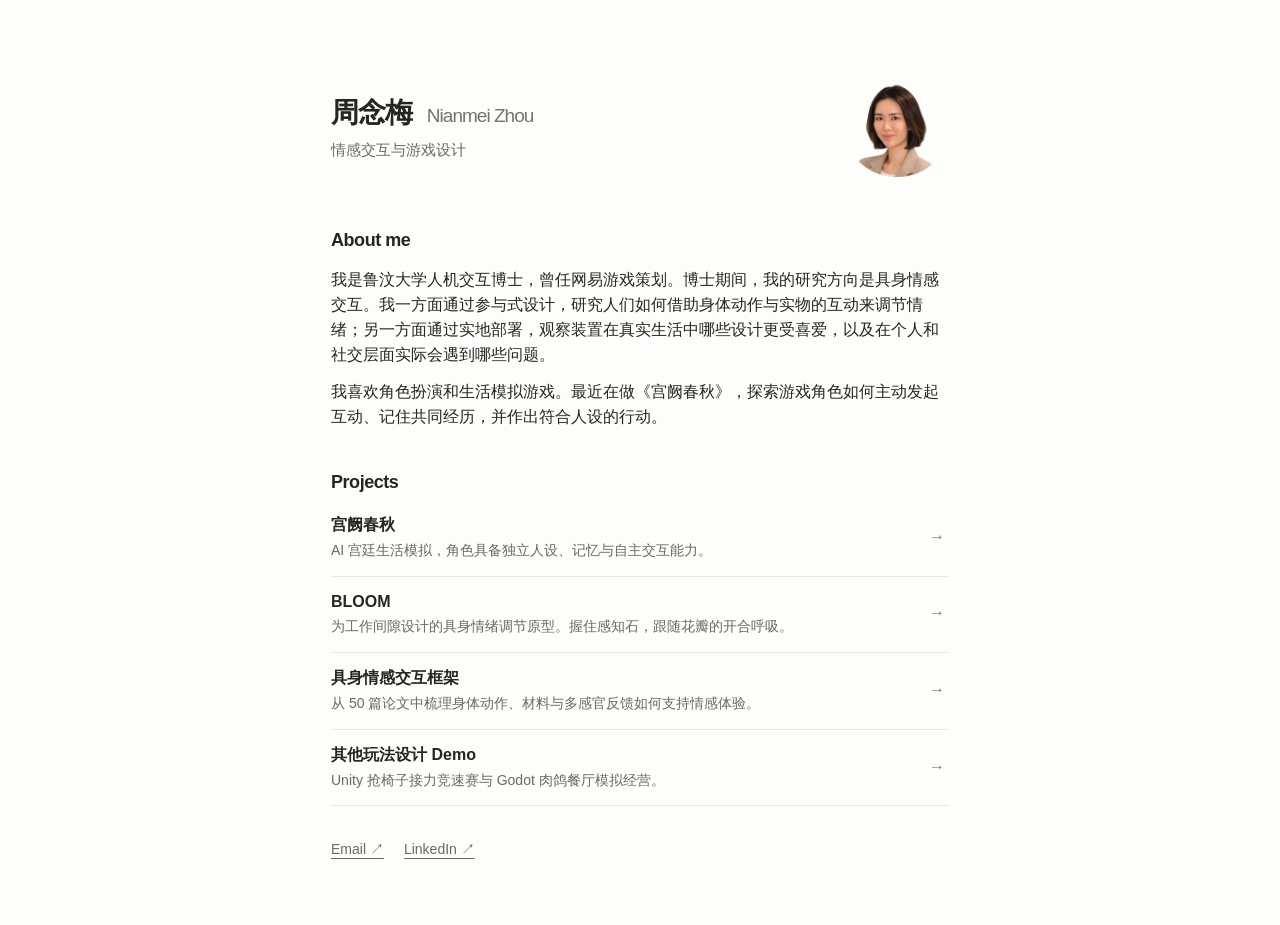
<file: index.html>
<!doctype html><html lang="zh-CN"><head><meta charset="utf-8"><meta name="viewport" content="width=device-width,initial-scale=1"><title>产品策划作品集 · 周念梅</title><link rel="stylesheet" href="style.css?v=0dcc6b1758"><script src="assets/motion.js?v=c605b5cb9c" defer></script></head><body><main id="home"><header class="profile-head"><div><h1>周念梅 <span lang="en">Nianmei Zhou</span></h1><p class="role">情感交互与游戏设计</p></div><span class="profile-avatar"><img src="assets/portrait.png" alt="周念梅" width="104" height="104"></span></header><section><h2 lang="en">About me</h2><p>我是鲁汶大学人机交互博士，曾任网易游戏策划。博士期间，我的研究方向是具身情感交互。我一方面通过参与式设计，研究人们如何借助身体动作与实物的互动来调节情绪；另一方面通过实地部署，观察装置在真实生活中哪些设计更受喜爱，以及在个人和社交层面实际会遇到哪些问题。</p><p>我喜欢角色扮演和生活模拟游戏。最近在做《宫阙春秋》，探索游戏角色如何主动发起互动、记住共同经历，并作出符合人设的行动。</p></section><section><h2 lang="en">Projects</h2><a class="project" href="court.html"><span><strong>宫阙春秋</strong><small>AI 宫廷生活模拟，角色具备独立人设、记忆与自主交互能力。</small></span><b aria-hidden="true">→</b></a><a class="project" href="bloom.html"><span><strong>BLOOM</strong><small>为工作间隙设计的具身情绪调节原型。握住感知石，跟随花瓣的开合呼吸。</small></span><b aria-hidden="true">→</b></a><a class="project" href="framework.html"><span><strong>具身情感交互框架</strong><small>从 50 篇论文中梳理身体动作、材料与多感官反馈如何支持情感体验。</small></span><b aria-hidden="true">→</b></a><a class="project" href="demos.html"><span><strong>其他玩法设计 Demo</strong><small>Unity 抢椅子接力竞速赛与 Godot 肉鸽餐厅模拟经营。</small></span><b aria-hidden="true">→</b></a></section><footer><a href="mailto:nianmei.zhou@gmail.com">Email ↗</a><a href="https://www.linkedin.com/in/nianmei-zhou/">LinkedIn ↗</a></footer></main></body></html>
</file>
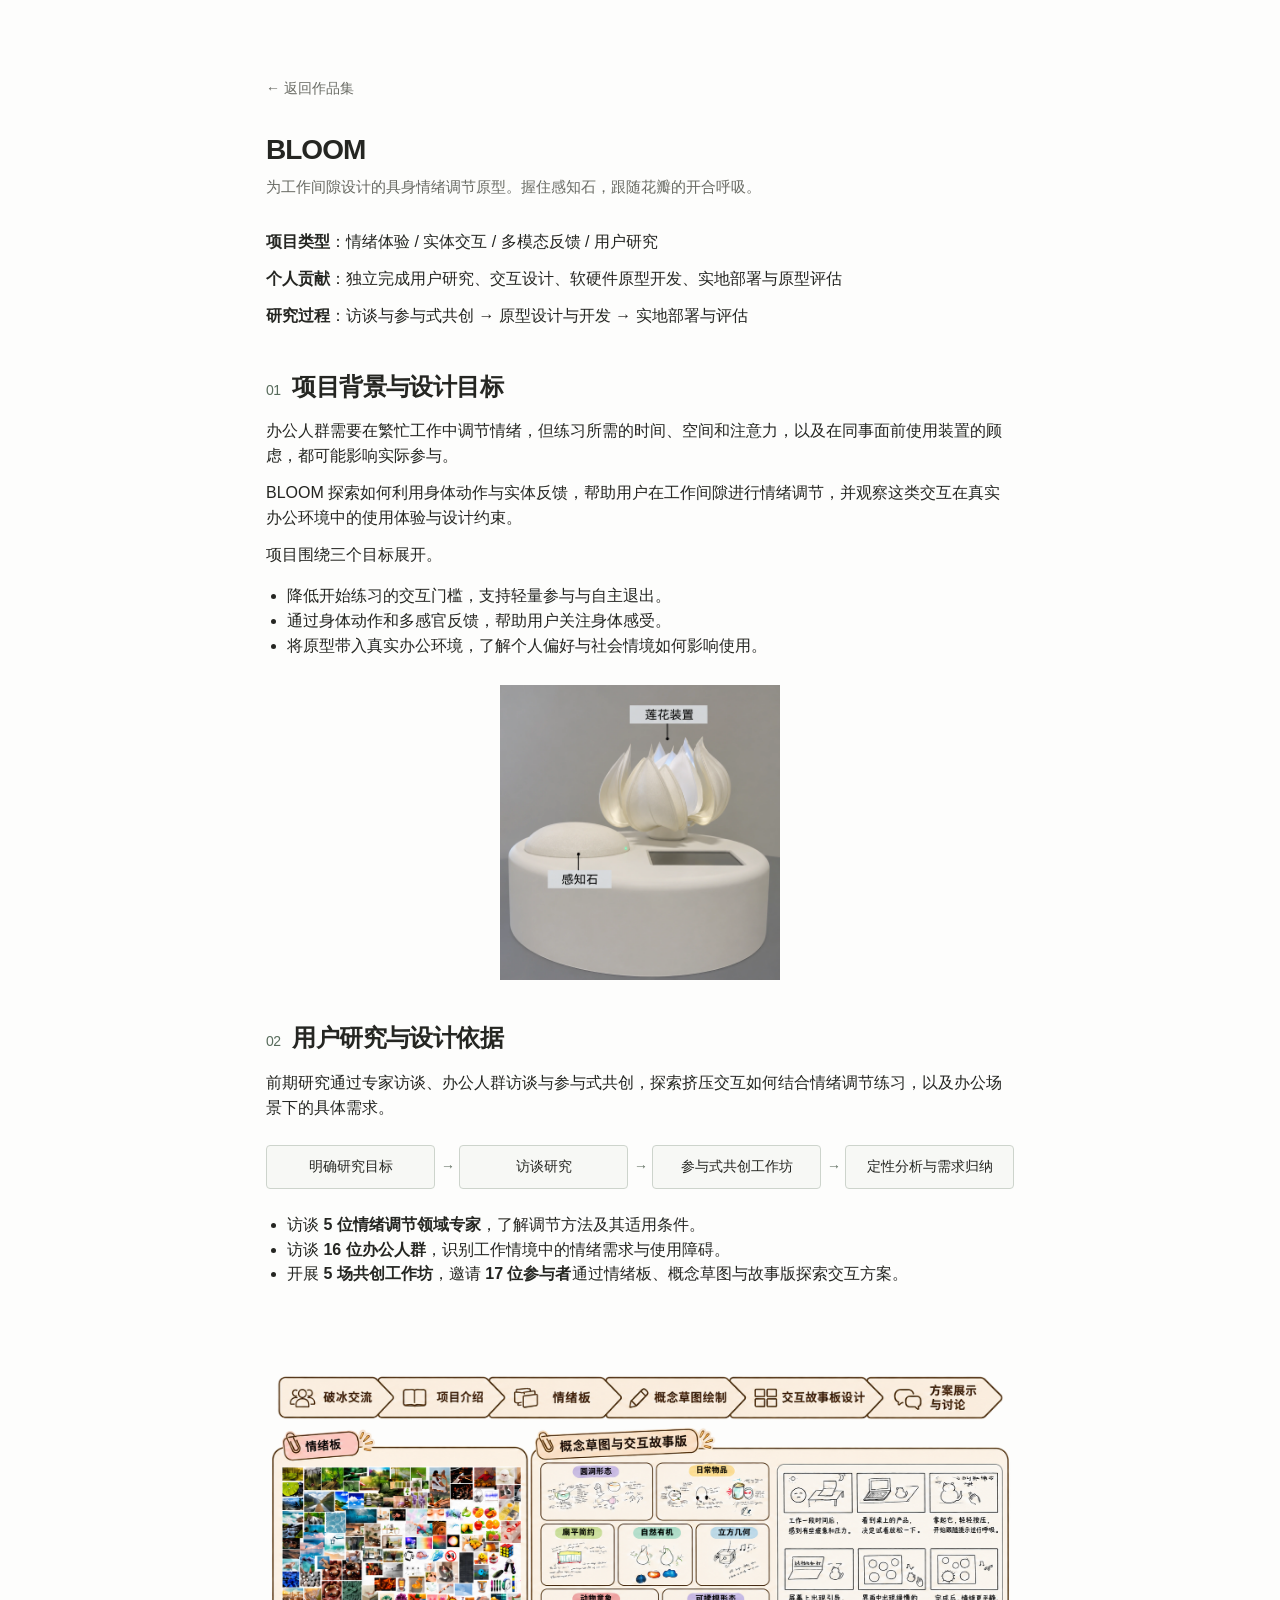
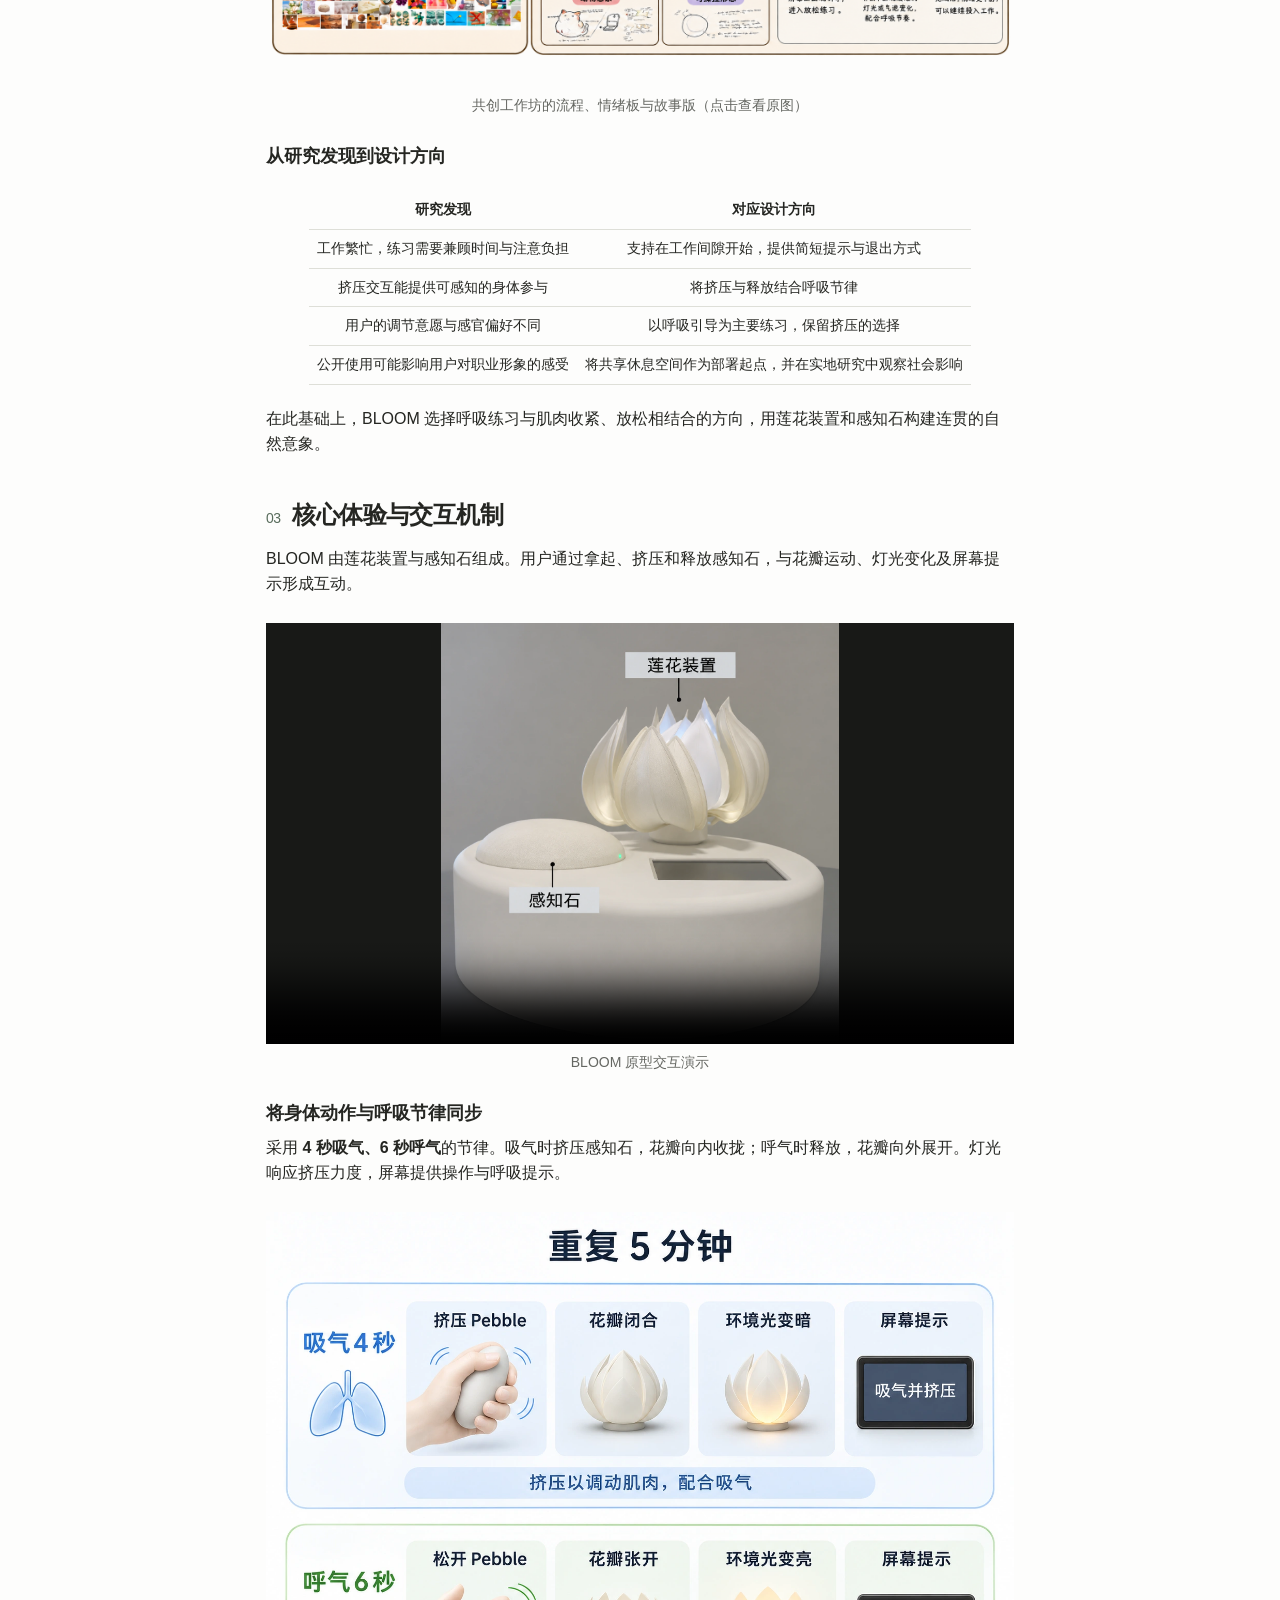
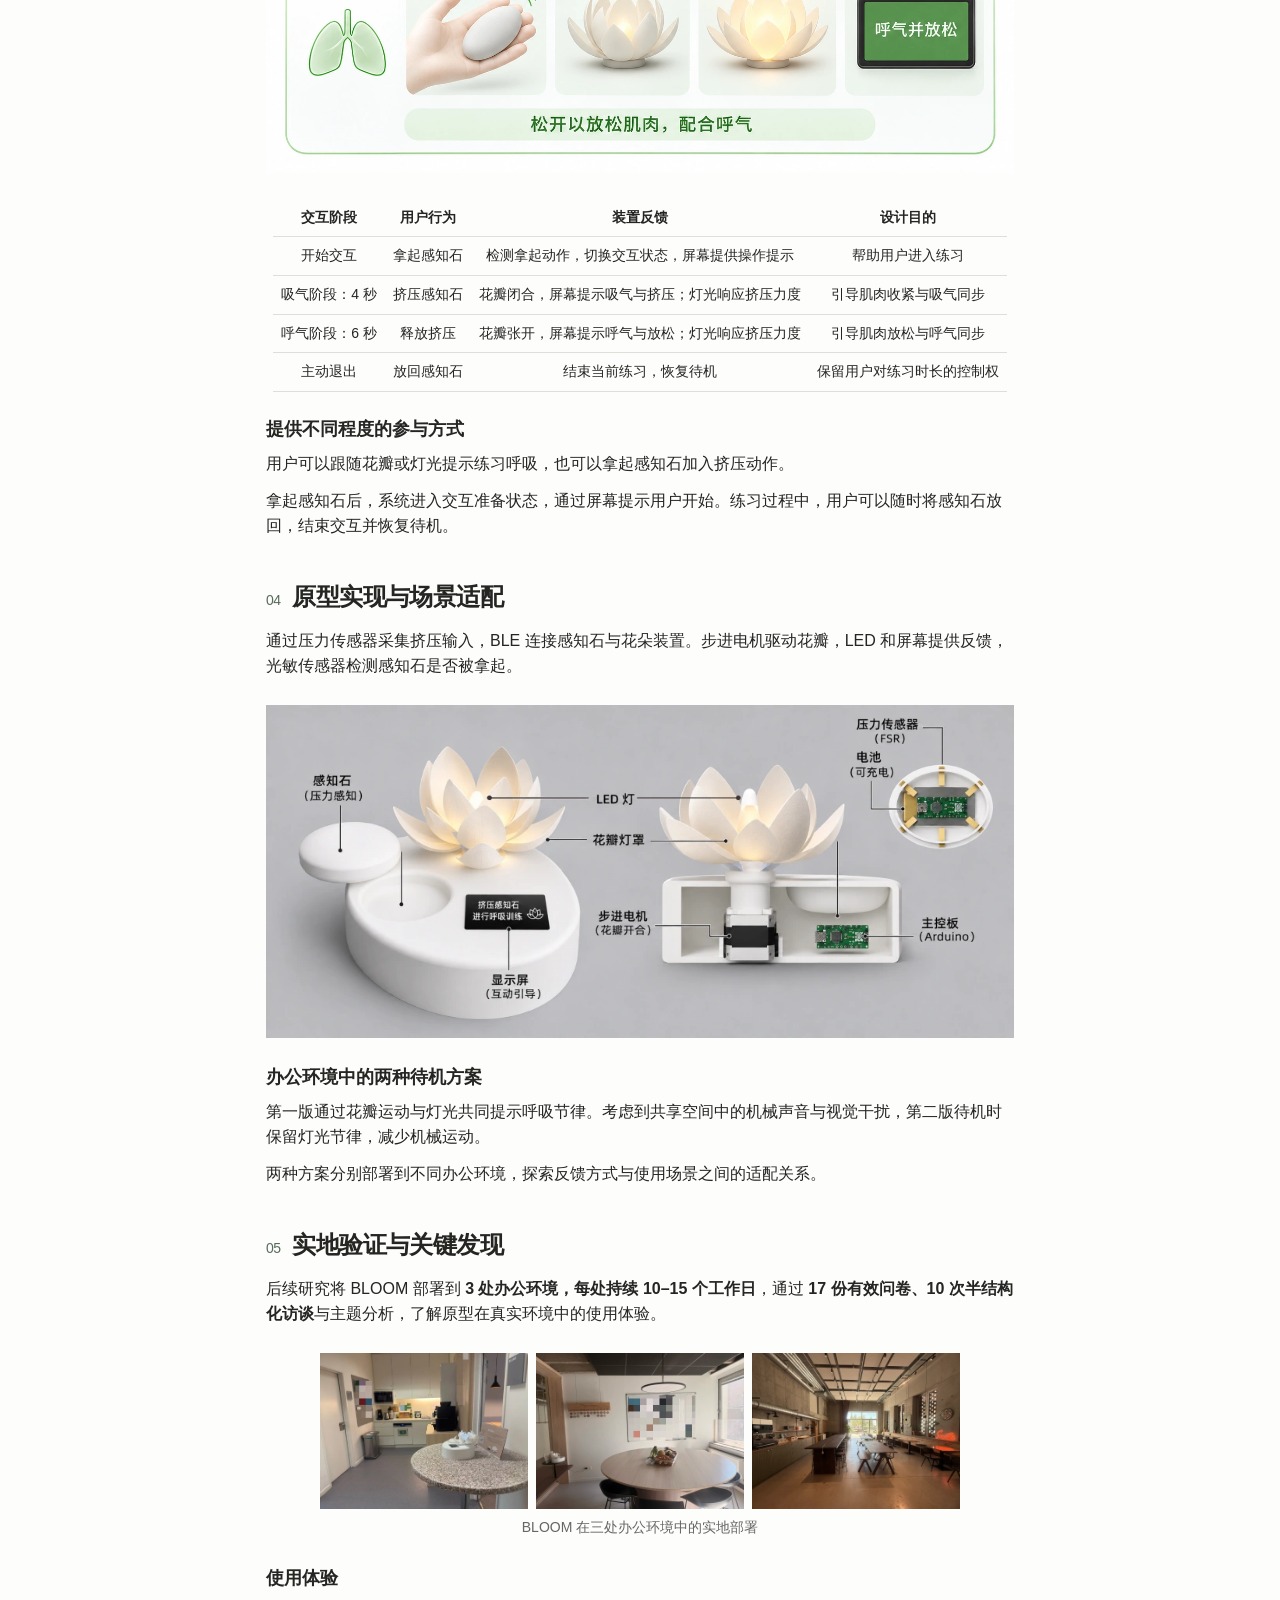
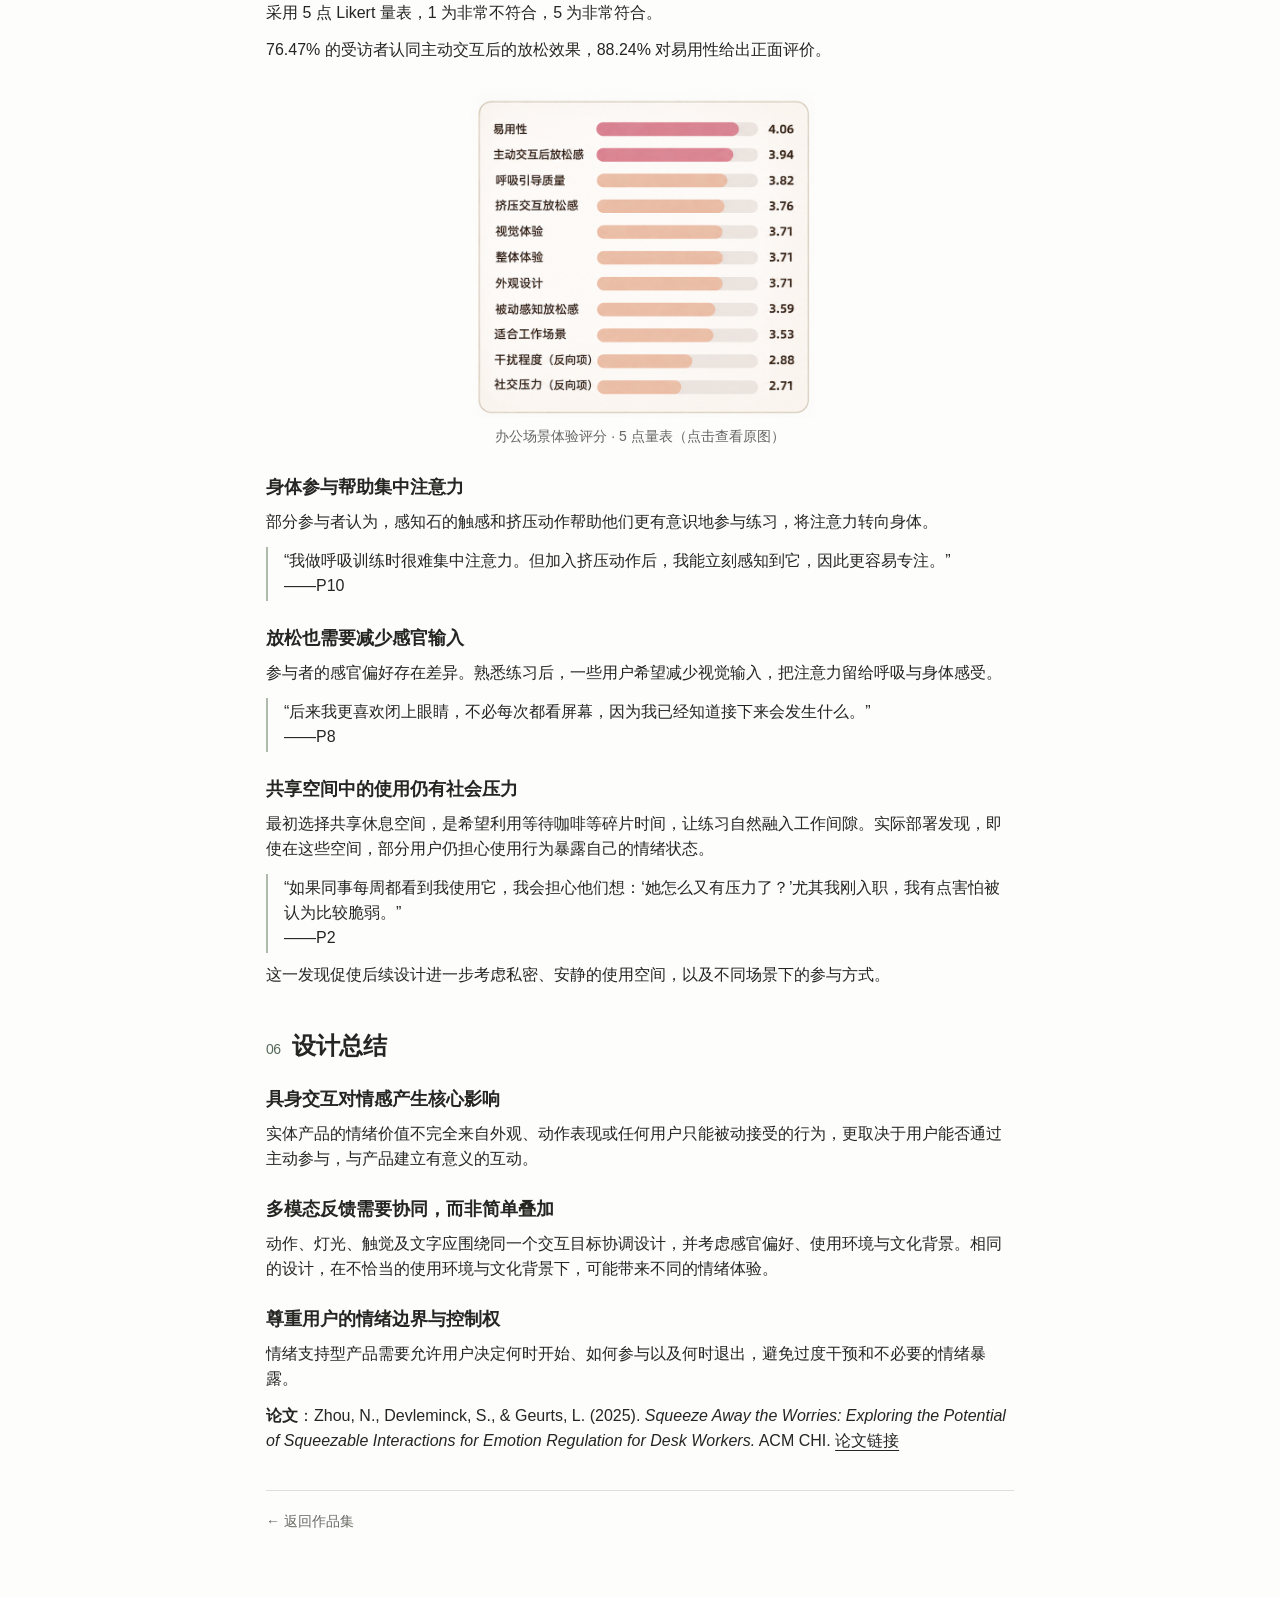
<file: bloom.html>
<!doctype html><html lang="zh-CN"><head><meta charset="utf-8"><meta name="viewport" content="width=device-width,initial-scale=1"><title>BLOOM · 周念梅</title><link rel="stylesheet" href="style.css?v=0dcc6b1758"><script src="assets/motion.js?v=c605b5cb9c" defer></script></head><body><article id="bloom"><a class="back" href="index.html">← 返回作品集</a><header><h1>BLOOM</h1><p class="role">为工作间隙设计的具身情绪调节原型。握住感知石，跟随花瓣的开合呼吸。</p></header><p><strong>项目类型</strong>：情绪体验 / 实体交互 / 多模态反馈 / 用户研究</p>
<p><strong>个人贡献</strong>：独立完成用户研究、交互设计、软硬件原型开发、实地部署与原型评估</p>
<p><strong>研究过程</strong>：访谈与参与式共创 → 原型设计与开发 → 实地部署与评估</p>

<h2 id="overview"><span class="section-num" aria-hidden="true">01</span>项目背景与设计目标</h2>
<p>办公人群需要在繁忙工作中调节情绪，但练习所需的时间、空间和注意力，以及在同事面前使用装置的顾虑，都可能影响实际参与。</p>
<p>BLOOM 探索如何利用身体动作与实体反馈，帮助用户在工作间隙进行情绪调节，并观察这类交互在真实办公环境中的使用体验与设计约束。</p>
<p>项目围绕三个目标展开。</p>
<ul><li>降低开始练习的交互门槛，支持轻量参与与自主退出。</li><li>通过身体动作和多感官反馈，帮助用户关注身体感受。</li><li>将原型带入真实办公环境，了解个人偏好与社会情境如何影响使用。</li></ul>
<figure class="concept">
<a href="assets/figure-10.webp"><img loading="lazy" width="1221" height="1288" src="assets/figure-10.webp" alt="莲花装置与感知石">
</a></figure>
<h2 id="research"><span class="section-num" aria-hidden="true">02</span>用户研究与设计依据</h2>
<p>前期研究通过专家访谈、办公人群访谈与参与式共创，探索挤压交互如何结合情绪调节练习，以及办公场景下的具体需求。</p>
<ol class="research-flow" aria-label="用户研究流程"><li>明确研究目标</li><li>访谈研究</li><li>参与式共创工作坊</li><li>定性分析与需求归纳</li></ol>
<ul><li>访谈 <strong>5 位情绪调节领域专家</strong>，了解调节方法及其适用条件。</li><li>访谈 <strong>16 位办公人群</strong>，识别工作情境中的情绪需求与使用障碍。</li><li>开展 <strong>5 场共创工作坊</strong>，邀请 <strong>17 位参与者</strong>通过情绪板、概念草图与故事版探索交互方案。</li></ul>
<figure>
<a href="assets/bloom-workshop.png"><img loading="lazy" width="1774" height="887" src="assets/bloom-workshop.png" alt="共创工作坊">
</a><figcaption>共创工作坊的流程、情绪板与故事版（点击查看原图）</figcaption></figure>
<h3>从研究发现到设计方向</h3>
<div class="table-scroll"><table><thead><tr><th>研究发现</th><th>对应设计方向</th></tr></thead><tbody><tr><td>工作繁忙，练习需要兼顾时间与注意负担</td><td>支持在工作间隙开始，提供简短提示与退出方式</td></tr><tr><td>挤压交互能提供可感知的身体参与</td><td>将挤压与释放结合呼吸节律</td></tr><tr><td>用户的调节意愿与感官偏好不同</td><td>以呼吸引导为主要练习，保留挤压的选择</td></tr><tr><td>公开使用可能影响用户对职业形象的感受</td><td>将共享休息空间作为部署起点，并在实地研究中观察社会影响</td></tr></tbody></table></div>
<p>在此基础上，BLOOM 选择呼吸练习与肌肉收紧、放松相结合的方向，用莲花装置和感知石构建连贯的自然意象。</p>
<h2 id="experience"><span class="section-num" aria-hidden="true">03</span>核心体验与交互机制</h2>
<p>BLOOM 由莲花装置与感知石组成。用户通过拿起、挤压和释放感知石，与花瓣运动、灯光变化及屏幕提示形成互动。</p>
<figure><video controls="controls" playsinline="playsinline" preload="metadata" poster="assets/figure-10.webp"><source src="assets/bloom.mp4" type="video/mp4"></source></video><figcaption>BLOOM 原型交互演示</figcaption></figure>
<h3>将身体动作与呼吸节律同步</h3>
<p>采用 <strong>4 秒吸气、6 秒呼气</strong>的节律。吸气时挤压感知石，花瓣向内收拢；呼气时释放，花瓣向外展开。灯光响应挤压力度，屏幕提供操作与呼吸提示。</p>
<figure>
<a href="assets/figure-12.webp"><img loading="lazy" width="1448" height="1086" src="assets/figure-12.webp" alt="呼吸练习反馈">
</a></figure>
<div class="table-scroll"><table>
<colgroup>
<col style="width: 16%">
<col style="width: 10%">
<col style="width: 46%">
<col style="width: 26%">
</colgroup>
<thead>
<tr>
<th>交互阶段</th>
<th>用户行为</th>
<th>装置反馈</th>
<th>设计目的</th>
</tr>
</thead>
<tbody>
<tr>
<td>开始交互</td>
<td>拿起感知石</td>
<td>检测拿起动作，切换交互状态，屏幕提供操作提示</td>
<td>帮助用户进入练习</td>
</tr>
<tr>
<td>吸气阶段：4 秒</td>
<td>挤压感知石</td>
<td>花瓣闭合，屏幕提示吸气与挤压；灯光响应挤压力度</td>
<td>引导肌肉收紧与吸气同步</td>
</tr>
<tr>
<td>呼气阶段：6 秒</td>
<td>释放挤压</td>
<td>花瓣张开，屏幕提示呼气与放松；灯光响应挤压力度</td>
<td>引导肌肉放松与呼气同步</td>
</tr>
<tr>
<td>主动退出</td>
<td>放回感知石</td>
<td>结束当前练习，恢复待机</td>
<td>保留用户对练习时长的控制权</td>
</tr>
</tbody>
</table>
</div>
<h3>提供不同程度的参与方式</h3>
<p>用户可以跟随花瓣或灯光提示练习呼吸，也可以拿起感知石加入挤压动作。</p>
<p>拿起感知石后，系统进入交互准备状态，通过屏幕提示用户开始。练习过程中，用户可以随时将感知石放回，结束交互并恢复待机。</p>
<h2 id="prototype"><span class="section-num" aria-hidden="true">04</span>原型实现与场景适配</h2>
<p>通过压力传感器采集挤压输入，BLE 连接感知石与花朵装置。步进电机驱动花瓣，LED 和屏幕提供反馈，光敏传感器检测感知石是否被拿起。</p>
<figure>
<a href="assets/figure-13.webp"><img loading="lazy" width="960" height="427" src="assets/figure-13.webp" alt="原型结构">
</a></figure>
<h3>办公环境中的两种待机方案</h3>
<p>第一版通过花瓣运动与灯光共同提示呼吸节律。考虑到共享空间中的机械声音与视觉干扰，第二版待机时保留灯光节律，减少机械运动。</p>
<p>两种方案分别部署到不同办公环境，探索反馈方式与使用场景之间的适配关系。</p>
<h2 id="results"><span class="section-num" aria-hidden="true">05</span>实地验证与关键发现</h2>
<p>后续研究将 BLOOM 部署到 <strong>3 处办公环境，每处持续 10–15 个工作日</strong>，通过 <strong>17 份有效问卷、10 次半结构化访谈</strong>与主题分析，了解原型在真实环境中的使用体验。</p>
<figure class="deployment"><div><a href="assets/figure-14.webp"><img loading="lazy" width="481" height="360" src="assets/figure-14.webp" alt="第一处部署环境">
</a><a href="assets/figure-15.webp"><img loading="lazy" width="480" height="360" src="assets/figure-15.webp" alt="第二处部署环境">
</a><a href="assets/figure-16.webp"><img loading="lazy" width="480" height="360" src="assets/figure-16.webp" alt="第三处部署环境">
</a></div><figcaption>BLOOM 在三处办公环境中的实地部署</figcaption></figure>
<h3>使用体验</h3>
<p>采用 5 点 Likert 量表，1 为非常不符合，5 为非常符合。</p>
<p>76.47% 的受访者认同主动交互后的放松效果，88.24% 对易用性给出正面评价。</p>
<figure class="ratings">
<a href="assets/bloom-ratings.png"><img loading="lazy" width="777" height="731" src="assets/bloom-ratings.png" alt="体验评估">
</a><figcaption>办公场景体验评分 · 5 点量表（点击查看原图）</figcaption></figure>
<h3>身体参与帮助集中注意力</h3>
<p>部分参与者认为，感知石的触感和挤压动作帮助他们更有意识地参与练习，将注意力转向身体。</p>
<blockquote><p>“我做呼吸训练时很难集中注意力。但加入挤压动作后，我能立刻感知到它，因此更容易专注。”</p><p>——P10</p></blockquote>
<h3>放松也需要减少感官输入</h3>
<p>参与者的感官偏好存在差异。熟悉练习后，一些用户希望减少视觉输入，把注意力留给呼吸与身体感受。</p>
<blockquote><p>“后来我更喜欢闭上眼睛，不必每次都看屏幕，因为我已经知道接下来会发生什么。”</p><p>——P8</p></blockquote>
<h3>共享空间中的使用仍有社会压力</h3>
<p>最初选择共享休息空间，是希望利用等待咖啡等碎片时间，让练习自然融入工作间隙。实际部署发现，即使在这些空间，部分用户仍担心使用行为暴露自己的情绪状态。</p>
<blockquote><p>“如果同事每周都看到我使用它，我会担心他们想：‘她怎么又有压力了？’尤其我刚入职，我有点害怕被认为比较脆弱。”</p><p>——P2</p></blockquote>
<p>这一发现促使后续设计进一步考虑私密、安静的使用空间，以及不同场景下的参与方式。</p>
<h2 id="reflection"><span class="section-num" aria-hidden="true">06</span>设计总结</h2>

<h3>具身交互对情感产生核心影响</h3>
<p>实体产品的情绪价值不完全来自外观、动作表现或任何用户只能被动接受的行为，更取决于用户能否通过主动参与，与产品建立有意义的互动。</p>
<h3>多模态反馈需要协同，而非简单叠加</h3>
<p>动作、灯光、触觉及文字应围绕同一个交互目标协调设计，并考虑感官偏好、使用环境与文化背景。相同的设计，在不恰当的使用环境与文化背景下，可能带来不同的情绪体验。</p>
<h3>尊重用户的情绪边界与控制权</h3>
<p>情绪支持型产品需要允许用户决定何时开始、如何参与以及何时退出，避免过度干预和不必要的情绪暴露。</p>
<p><strong>论文</strong>：Zhou, N., Devleminck, S., &amp; Geurts, L. (2025). <em>Squeeze Away the Worries: Exploring the Potential of Squeezable Interactions for Emotion Regulation for Desk Workers.</em> ACM CHI. <a href="https://dl.acm.org/doi/10.1145/3706598.3713483">论文链接</a></p>

<a class="back end" href="index.html">← 返回作品集</a></article></body></html>
</file>
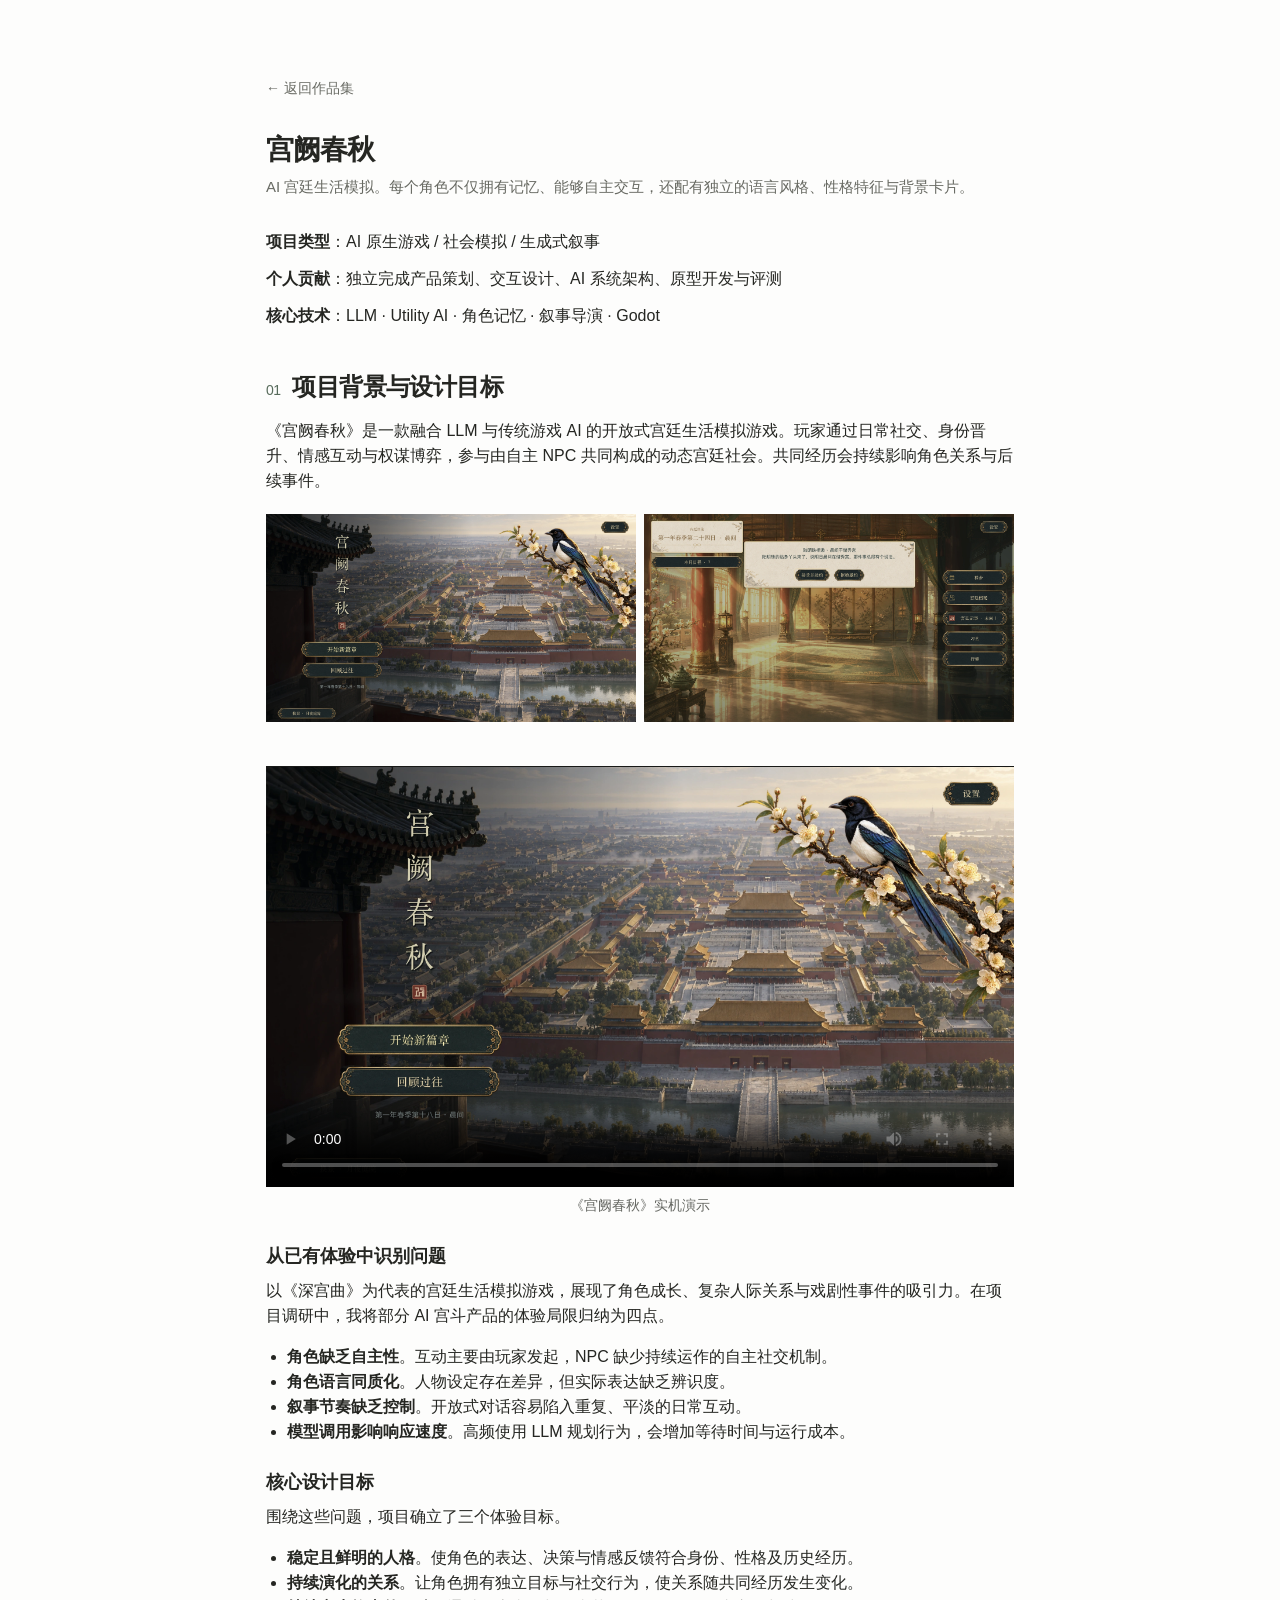
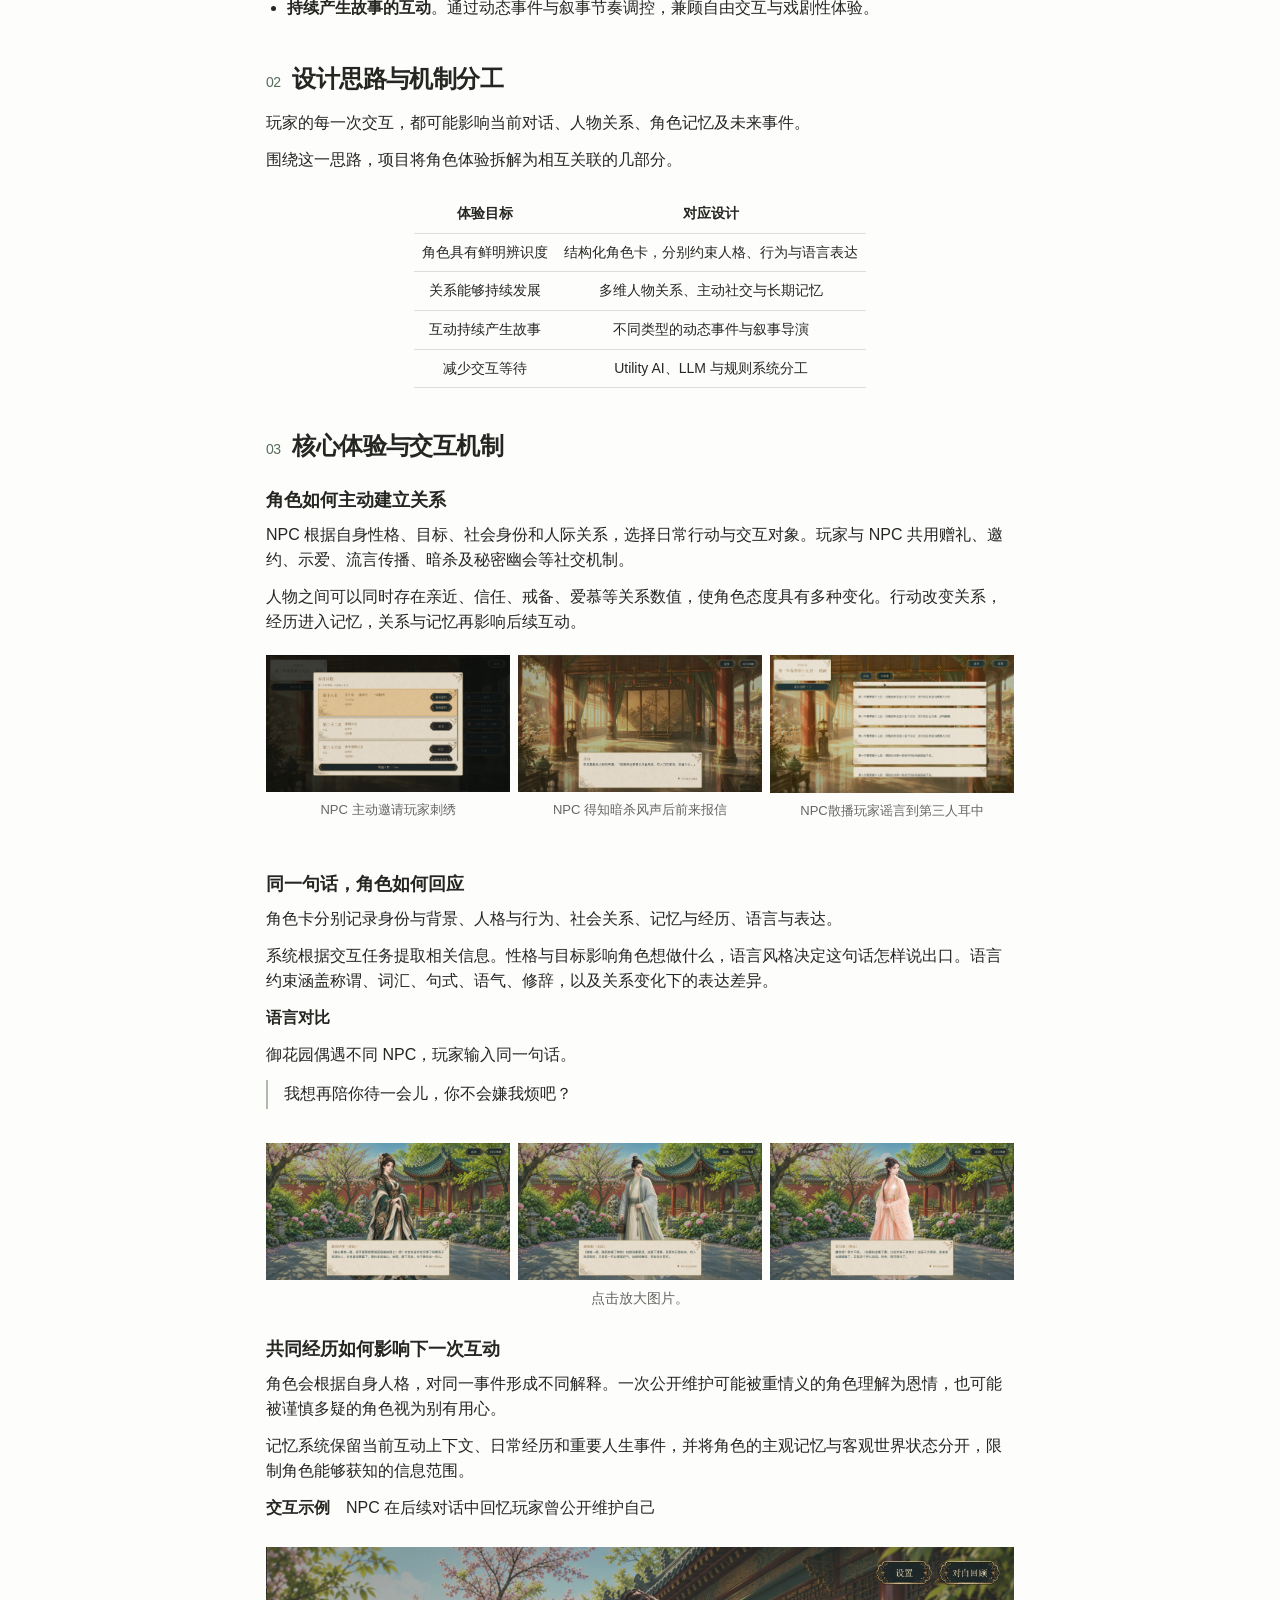
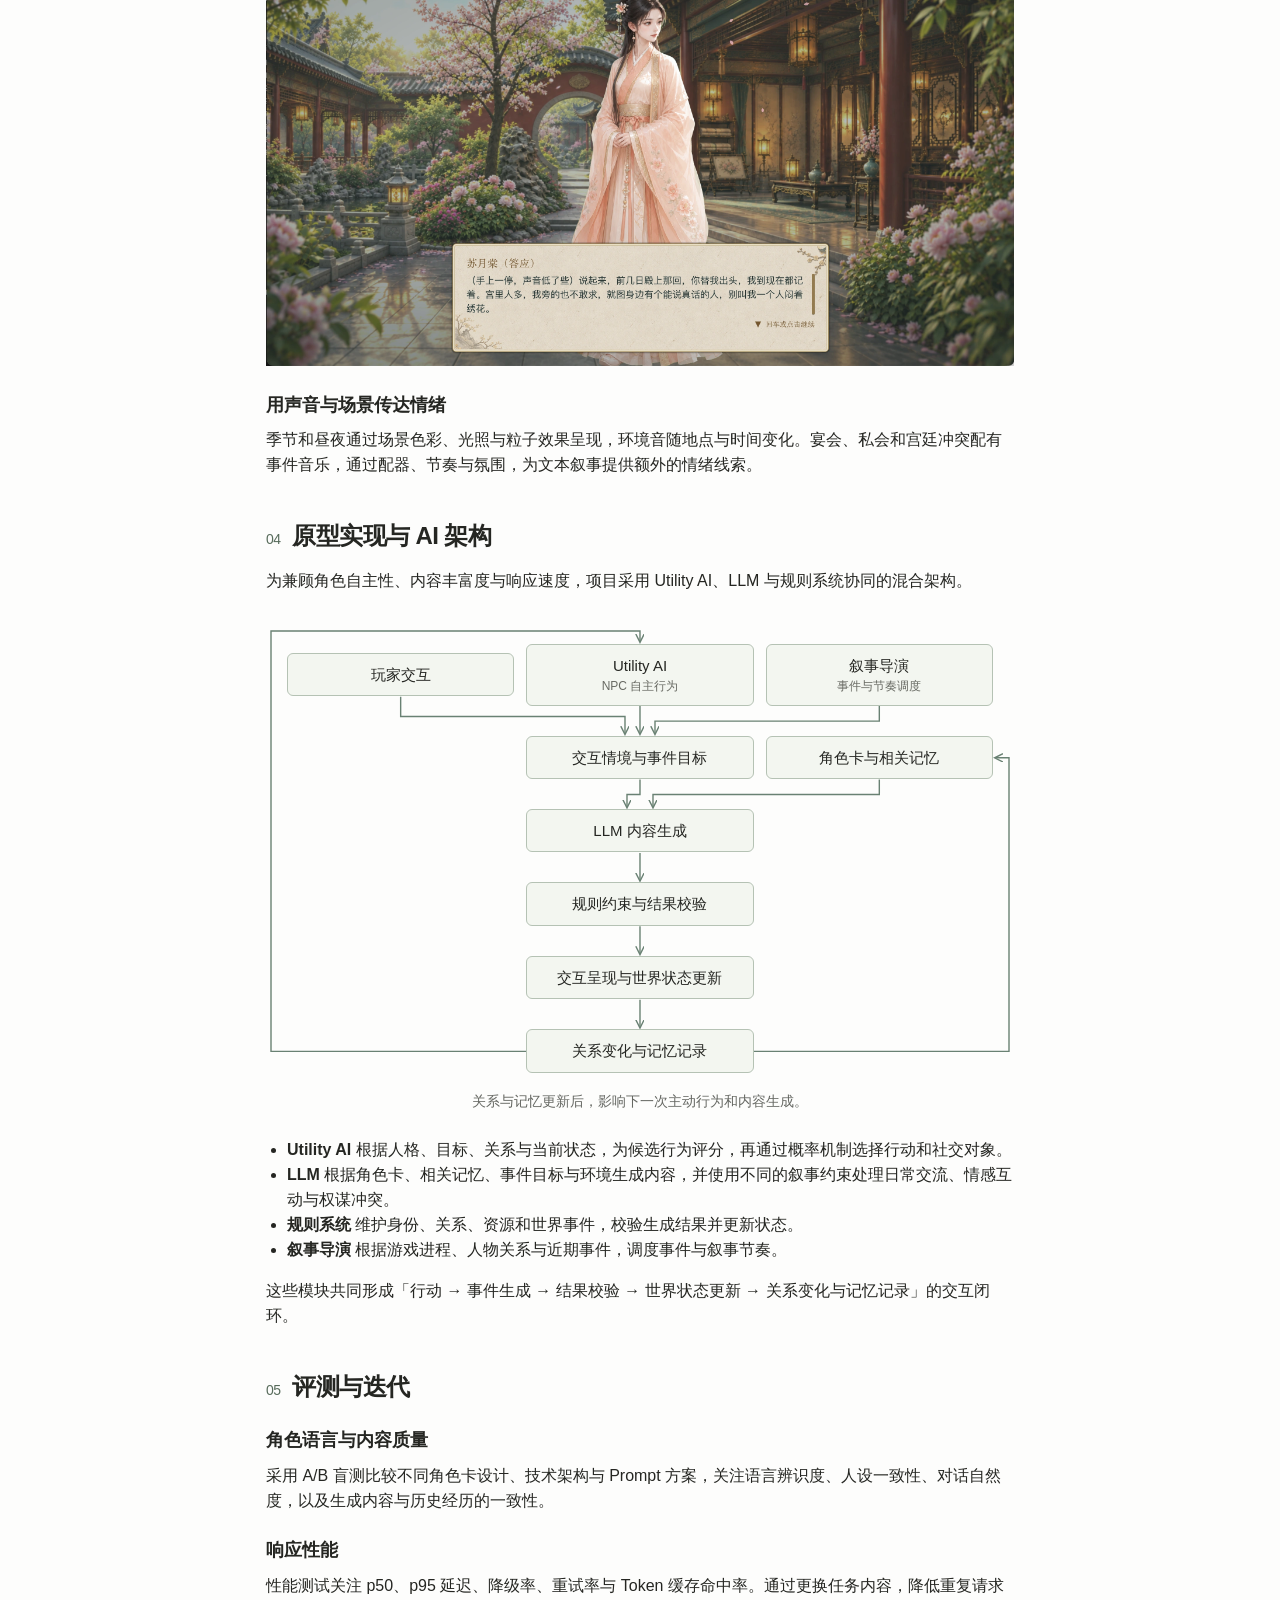
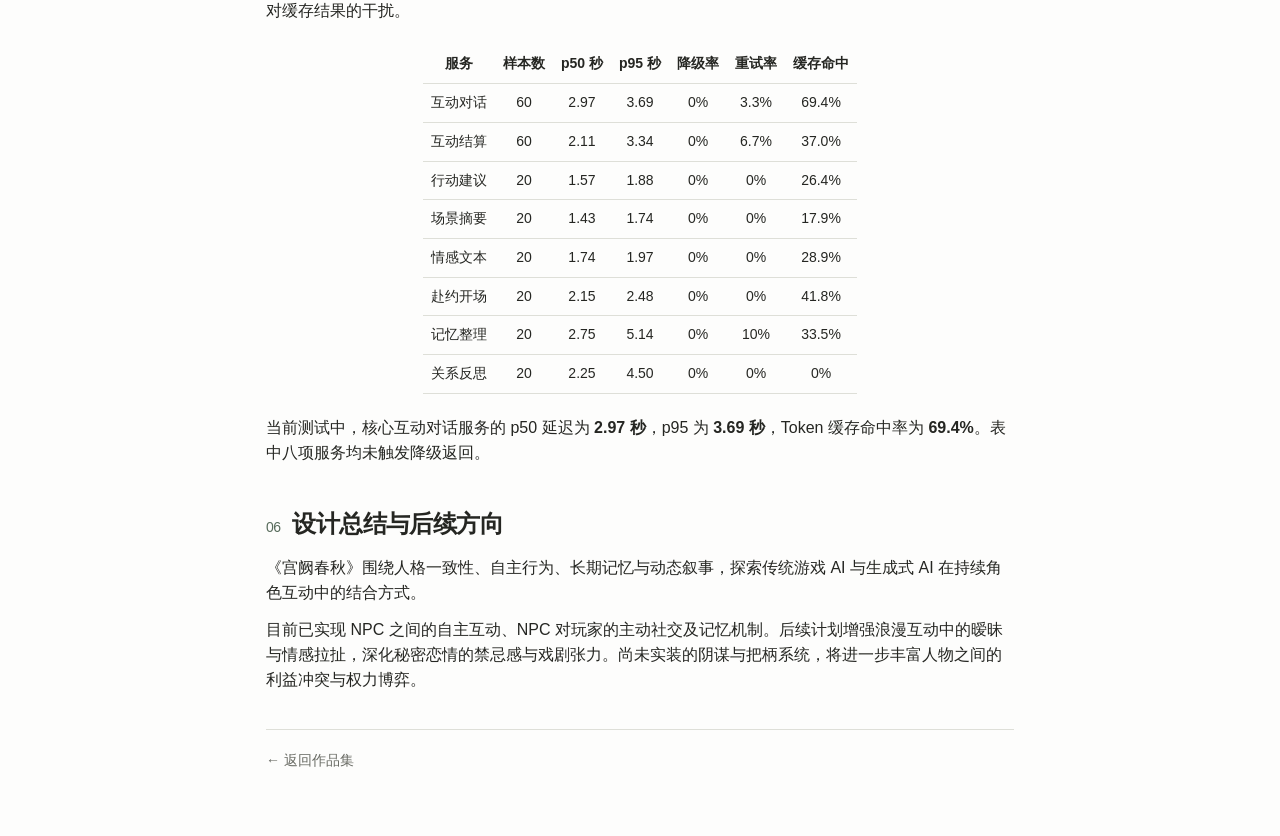
<file: court.html>
<!doctype html><html lang="zh-CN"><head><meta charset="utf-8"><meta name="viewport" content="width=device-width,initial-scale=1"><title>宫阙春秋 · 周念梅</title><link rel="stylesheet" href="style.css?v=0dcc6b1758"><script src="assets/motion.js?v=c605b5cb9c" defer></script></head><body><article id="court"><a class="back" href="index.html">← 返回作品集</a><header><h1>宫阙春秋</h1><p class="role">AI 宫廷生活模拟。每个角色不仅拥有记忆、能够自主交互，还配有独立的语言风格、性格特征与背景卡片。</p></header><p><strong>项目类型</strong>：AI 原生游戏 / 社会模拟 / 生成式叙事</p>
<p><strong>个人贡献</strong>：独立完成产品策划、交互设计、AI 系统架构、原型开发与评测</p>
<p><strong>核心技术</strong>：LLM · Utility AI · 角色记忆 · 叙事导演 · Godot</p>


<h2 id="overview"><span class="section-num" aria-hidden="true">01</span>项目背景与设计目标</h2>
<p>《宫阙春秋》是一款融合 LLM 与传统游戏 AI 的开放式宫廷生活模拟游戏。玩家通过日常社交、身份晋升、情感互动与权谋博弈，参与由自主 NPC 共同构成的动态宫廷社会。共同经历会持续影响角色关系与后续事件。</p>
<div class="case-gallery"><figure>
<a href="assets/figure-1.webp"><img loading="lazy" width="2558" height="1434" src="assets/figure-1.webp" alt="游戏主界面">
</a></figure><figure>
<a href="assets/figure-2.webp"><img loading="lazy" width="2552" height="1434" src="assets/figure-2.webp" alt="日常事件">
</a></figure></div>
<figure><video controls="controls" playsinline="playsinline" preload="metadata" poster="assets/figure-1.webp"><source src="assets/court.mp4" type="video/mp4"></source></video><figcaption>《宫阙春秋》实机演示</figcaption></figure>
<h3>从已有体验中识别问题</h3>
<p>以《深宫曲》为代表的宫廷生活模拟游戏，展现了角色成长、复杂人际关系与戏剧性事件的吸引力。在项目调研中，我将部分 AI 宫斗产品的体验局限归纳为四点。</p>
<ul><li><strong>角色缺乏自主性</strong>。互动主要由玩家发起，NPC 缺少持续运作的自主社交机制。</li><li><strong>角色语言同质化</strong>。人物设定存在差异，但实际表达缺乏辨识度。</li><li><strong>叙事节奏缺乏控制</strong>。开放式对话容易陷入重复、平淡的日常互动。</li><li><strong>模型调用影响响应速度</strong>。高频使用 LLM 规划行为，会增加等待时间与运行成本。</li></ul>
<h3>核心设计目标</h3>
<p>围绕这些问题，项目确立了三个体验目标。</p>
<ul><li><strong>稳定且鲜明的人格</strong>。使角色的表达、决策与情感反馈符合身份、性格及历史经历。</li><li><strong>持续演化的关系</strong>。让角色拥有独立目标与社交行为，使关系随共同经历发生变化。</li><li><strong>持续产生故事的互动</strong>。通过动态事件与叙事节奏调控，兼顾自由交互与戏剧性体验。</li></ul>
<h2 id="design"><span class="section-num" aria-hidden="true">02</span>设计思路与机制分工</h2>
<p>玩家的每一次交互，都可能影响当前对话、人物关系、角色记忆及未来事件。</p>
<p>围绕这一思路，项目将角色体验拆解为相互关联的几部分。</p>
<div class="table-scroll"><table><thead><tr><th>体验目标</th><th>对应设计</th></tr></thead><tbody><tr><td>角色具有鲜明辨识度</td><td>结构化角色卡，分别约束人格、行为与语言表达</td></tr><tr><td>关系能够持续发展</td><td>多维人物关系、主动社交与长期记忆</td></tr><tr><td>互动持续产生故事</td><td>不同类型的动态事件与叙事导演</td></tr><tr><td>减少交互等待</td><td>Utility AI、LLM 与规则系统分工</td></tr></tbody></table></div>
<h2 id="experience"><span class="section-num" aria-hidden="true">03</span>核心体验与交互机制</h2>
<h3>角色如何主动建立关系</h3>
<p>NPC 根据自身性格、目标、社会身份和人际关系，选择日常行动与交互对象。玩家与 NPC 共用赠礼、邀约、示爱、流言传播、暗杀及秘密幽会等社交机制。</p>
<p>人物之间可以同时存在亲近、信任、戒备、爱慕等关系数值，使角色态度具有多种变化。行动改变关系，经历进入记忆，关系与记忆再影响后续互动。</p>
<div class="case-gallery"><figure>
<a href="assets/figure-3.webp"><img loading="lazy" width="2550" height="1432" src="assets/figure-3.webp" alt="刺绣邀约">
</a><figcaption>NPC 主动邀请玩家刺绣</figcaption></figure><figure>
<a href="assets/figure-4.webp"><img loading="lazy" width="2550" height="1438" src="assets/figure-4.webp" alt="角色报信">
</a><figcaption>NPC 得知暗杀风声后前来报信</figcaption></figure><figure>
<a href="assets/figure-5.webp"><img loading="lazy" width="4211" height="2382" src="assets/figure-5.webp" alt="流言传播">
</a><figcaption>NPC散播玩家谣言到第三人耳中</figcaption></figure></div>
<h3>同一句话，角色如何回应</h3>
<p>角色卡分别记录身份与背景、人格与行为、社会关系、记忆与经历、语言与表达。</p>
<p>系统根据交互任务提取相关信息。性格与目标影响角色想做什么，语言风格决定这句话怎样说出口。语言约束涵盖称谓、词汇、句式、语气、修辞，以及关系变化下的表达差异。</p>
<p><strong>语言对比</strong></p>
<p>御花园偶遇不同 NPC，玩家输入同一句话。</p>
<blockquote><p>我想再陪你待一会儿，你不会嫌我烦吧？</p></blockquote>
<figure class="language-comparison"><div class="case-gallery"><figure>
<a href="assets/figure-6.webp"><img loading="lazy" width="2560" height="1440" src="assets/figure-6.webp" alt="贵妃的回答">
</a></figure>
<figure>
<a href="assets/figure-7.webp"><img loading="lazy" width="2560" height="1440" src="assets/figure-7.webp" alt="太医的回答">
</a></figure>
<figure>
<a href="assets/figure-8.webp"><img loading="lazy" width="2560" height="1440" src="assets/figure-8.webp" alt="秀女的回答">
</a></figure>
</div><figcaption>点击放大图片。</figcaption></figure>
<h3>共同经历如何影响下一次互动</h3>
<p>角色会根据自身人格，对同一事件形成不同解释。一次公开维护可能被重情义的角色理解为恩情，也可能被谨慎多疑的角色视为别有用心。</p>
<p>记忆系统保留当前互动上下文、日常经历和重要人生事件，并将角色的主观记忆与客观世界状态分开，限制角色能够获知的信息范围。</p>
<p><strong>交互示例</strong>　NPC 在后续对话中回忆玩家曾公开维护自己</p>
<figure>
<a href="assets/figure-9.webp"><img loading="lazy" width="2560" height="1436" src="assets/figure-9.webp" alt="回忆共同经历">
</a></figure>
<h3>用声音与场景传达情绪</h3>
<p>季节和昼夜通过场景色彩、光照与粒子效果呈现，环境音随地点与时间变化。宴会、私会和宫廷冲突配有事件音乐，通过配器、节奏与氛围，为文本叙事提供额外的情绪线索。</p>
<h2 id="system"><span class="section-num" aria-hidden="true">04</span>原型实现与 AI 架构</h2>
<p>为兼顾角色自主性、内容丰富度与响应速度，项目采用 Utility AI、LLM 与规则系统协同的混合架构。</p>
<figure><div class="ai-map"><svg aria-hidden="true"><defs><marker id="tip" markerWidth="7" markerHeight="7" refX="5" refY="3" orient="auto"><path d="M0 0 L6 3 L0 6" fill="none" stroke="#698173"/></marker></defs><g></g></svg><div class="ai-node" data-node="player" style="grid-area:1/1">玩家交互</div><div class="ai-node" data-node="action" style="grid-area:1/2">Utility AI<small>NPC 自主行为</small></div><div class="ai-node" data-node="director" style="grid-area:1/3">叙事导演<small>事件与节奏调度</small></div><div class="ai-node" data-node="context" style="grid-area:2/2">交互情境与事件目标</div><div class="ai-node" data-node="memory" style="grid-area:2/3">角色卡与相关记忆</div><div class="ai-node" data-node="llm" style="grid-area:3/2">LLM 内容生成</div><div class="ai-node" data-node="rules" style="grid-area:4/2">规则约束与结果校验</div><div class="ai-node" data-node="world" style="grid-area:5/2">交互呈现与世界状态更新</div><div class="ai-node" data-node="record" style="grid-area:6/2">关系变化与记忆记录</div></div><figcaption>关系与记忆更新后，影响下一次主动行为和内容生成。</figcaption></figure>
<ul><li><strong>Utility AI</strong> 根据人格、目标、关系与当前状态，为候选行为评分，再通过概率机制选择行动和社交对象。</li><li><strong>LLM</strong> 根据角色卡、相关记忆、事件目标与环境生成内容，并使用不同的叙事约束处理日常交流、情感互动与权谋冲突。</li><li><strong>规则系统</strong> 维护身份、关系、资源和世界事件，校验生成结果并更新状态。</li><li><strong>叙事导演</strong> 根据游戏进程、人物关系与近期事件，调度事件与叙事节奏。</li></ul>
<p>这些模块共同形成「行动 → 事件生成 → 结果校验 → 世界状态更新 → 关系变化与记忆记录」的交互闭环。</p>
<h2 id="results"><span class="section-num" aria-hidden="true">05</span>评测与迭代</h2>
<h3>角色语言与内容质量</h3>
<p>采用 A/B 盲测比较不同角色卡设计、技术架构与 Prompt 方案，关注语言辨识度、人设一致性、对话自然度，以及生成内容与历史经历的一致性。</p>
<h3>响应性能</h3>
<p>性能测试关注 p50、p95 延迟、降级率、重试率与 Token 缓存命中率。通过更换任务内容，降低重复请求对缓存结果的干扰。</p>
<div class="table-scroll"><table>
<thead>
<tr>
<th>服务</th>
<th>样本数</th>
<th>p50 秒</th>
<th>p95 秒</th>
<th>降级率</th>
<th>重试率</th>
<th>缓存命中</th>
</tr>
</thead>
<tbody>
<tr>
<td>互动对话</td>
<td>60</td>
<td>2.97</td>
<td>3.69</td>
<td>0%</td>
<td>3.3%</td>
<td>69.4%</td>
</tr>
<tr>
<td>互动结算</td>
<td>60</td>
<td>2.11</td>
<td>3.34</td>
<td>0%</td>
<td>6.7%</td>
<td>37.0%</td>
</tr>
<tr>
<td>行动建议</td>
<td>20</td>
<td>1.57</td>
<td>1.88</td>
<td>0%</td>
<td>0%</td>
<td>26.4%</td>
</tr>
<tr>
<td>场景摘要</td>
<td>20</td>
<td>1.43</td>
<td>1.74</td>
<td>0%</td>
<td>0%</td>
<td>17.9%</td>
</tr>
<tr>
<td>情感文本</td>
<td>20</td>
<td>1.74</td>
<td>1.97</td>
<td>0%</td>
<td>0%</td>
<td>28.9%</td>
</tr>
<tr>
<td>赴约开场</td>
<td>20</td>
<td>2.15</td>
<td>2.48</td>
<td>0%</td>
<td>0%</td>
<td>41.8%</td>
</tr>
<tr><td>记忆整理</td><td>20</td><td>2.75</td><td>5.14</td><td>0%</td><td>10%</td><td>33.5%</td></tr><tr><td>关系反思</td><td>20</td><td>2.25</td><td>4.50</td><td>0%</td><td>0%</td><td>0%</td></tr></tbody>
</table>
</div>
<p>当前测试中，核心互动对话服务的 p50 延迟为 <strong>2.97 秒</strong>，p95 为 <strong>3.69 秒</strong>，Token 缓存命中率为 <strong>69.4%</strong>。表中八项服务均未触发降级返回。</p>
<h2 id="reflection"><span class="section-num" aria-hidden="true">06</span>设计总结与后续方向</h2>
<p>《宫阙春秋》围绕人格一致性、自主行为、长期记忆与动态叙事，探索传统游戏 AI 与生成式 AI 在持续角色互动中的结合方式。</p>
<p>目前已实现 NPC 之间的自主互动、NPC 对玩家的主动社交及记忆机制。后续计划增强浪漫互动中的暧昧与情感拉扯，深化秘密恋情的禁忌感与戏剧张力。尚未实装的阴谋与把柄系统，将进一步丰富人物之间的利益冲突与权力博弈。</p>
<a class="back end" href="index.html">← 返回作品集</a></article><script src="assets/architecture.js"></script></body></html>
</file>
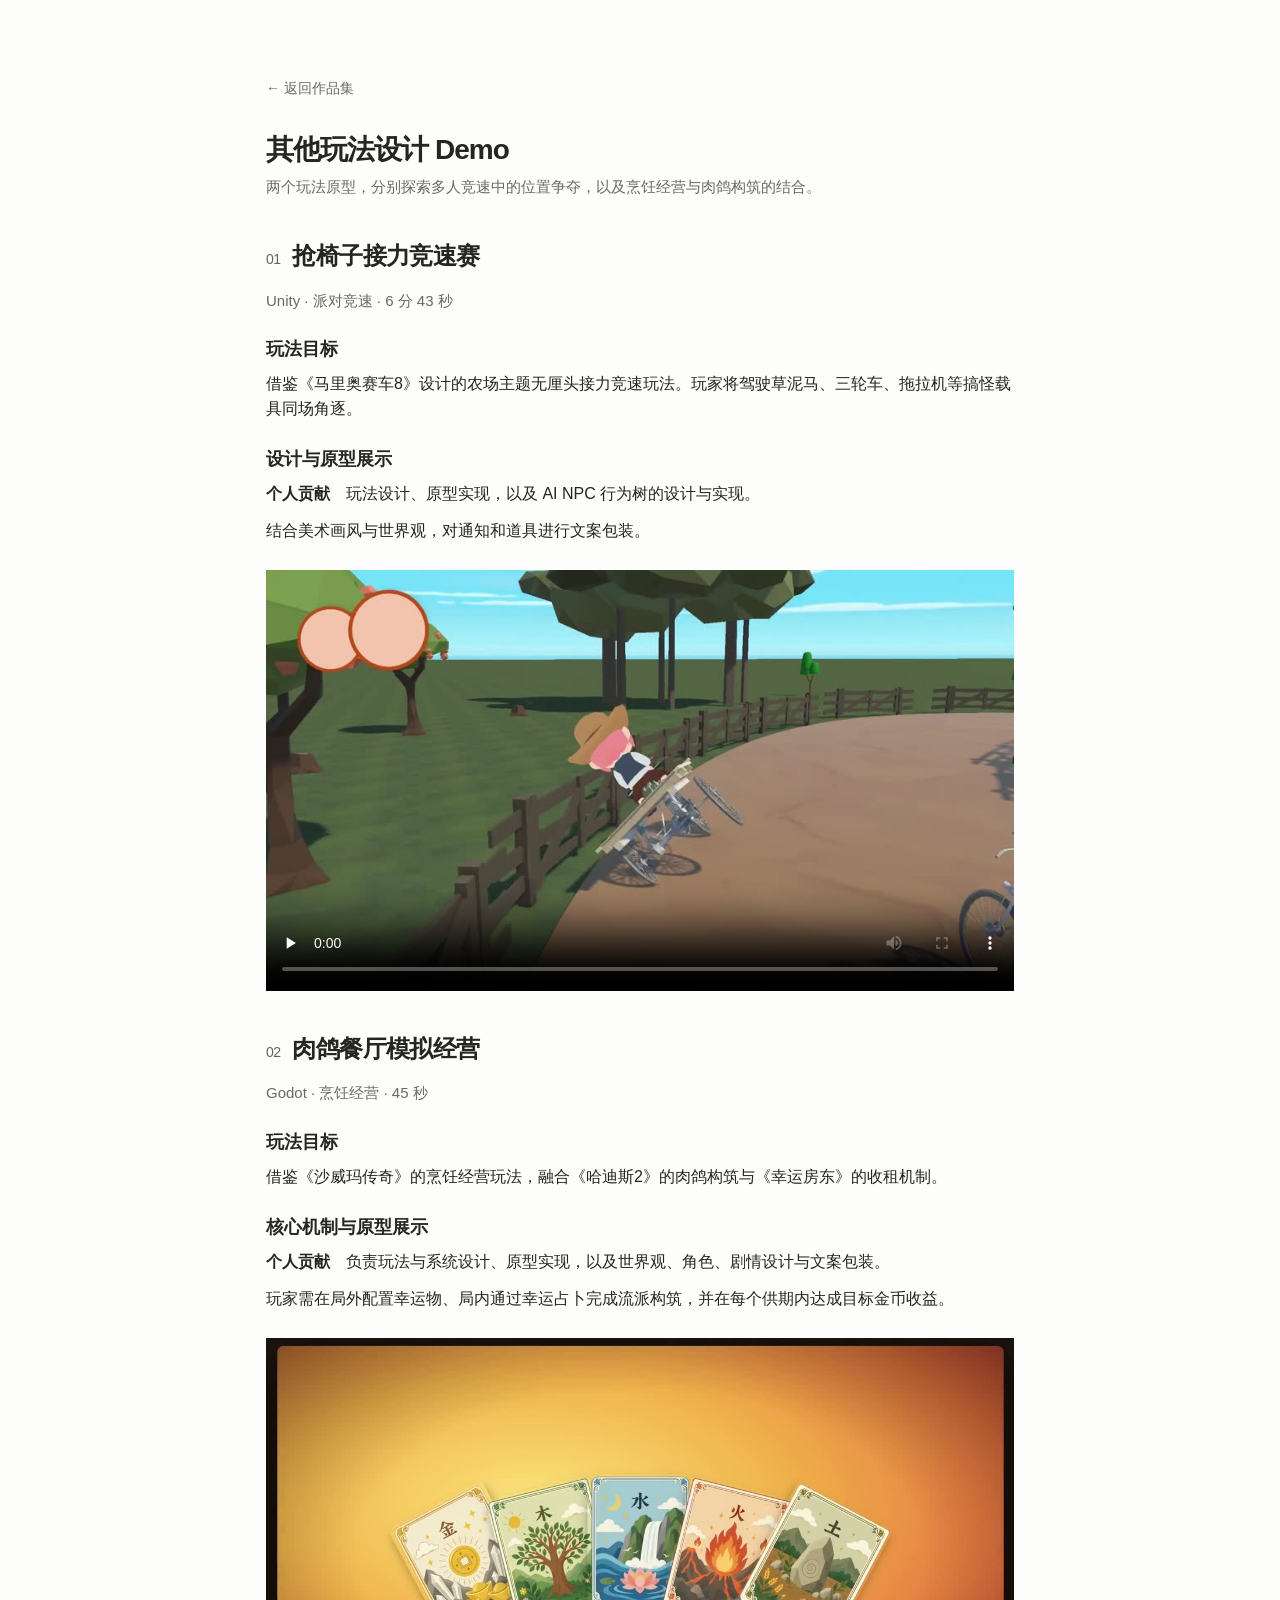
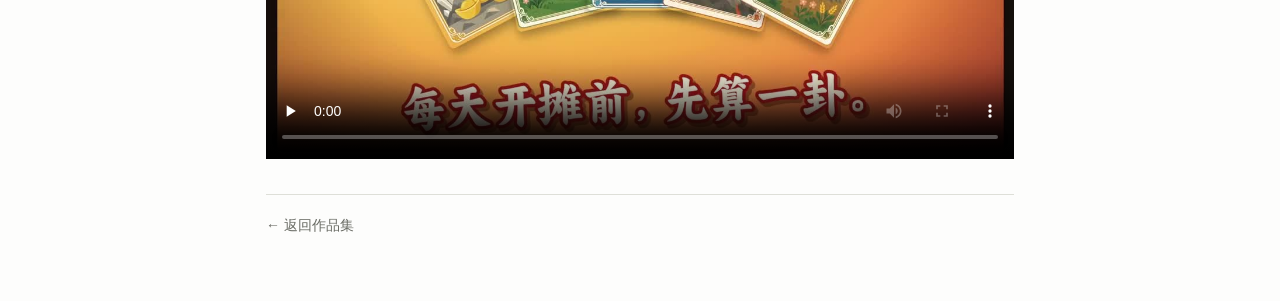
<file: demos.html>
<!doctype html><html lang="zh-CN"><head><meta charset="utf-8"><meta name="viewport" content="width=device-width,initial-scale=1"><title>其他玩法设计 Demo · 周念梅</title><link rel="stylesheet" href="style.css?v=0dcc6b1758"><script src="assets/motion.js?v=c605b5cb9c" defer></script></head><body><article id="demos"><a class="back" href="index.html">← 返回作品集</a><header><h1>其他玩法设计 Demo</h1><p class="role">两个玩法原型，分别探索多人竞速中的位置争夺，以及烹饪经营与肉鸽构筑的结合。</p></header>
<section>
<h2 id="relay"><span class="section-num" aria-hidden="true">01</span>抢椅子接力竞速赛</h2>
<p class="role">Unity · 派对竞速 · 6 分 43 秒</p>
<h3>玩法目标</h3>
<p>借鉴《马里奥赛车8》设计的农场主题无厘头接力竞速玩法。玩家将驾驶草泥马、三轮车、拖拉机等搞怪载具同场角逐。</p>
<h3>设计与原型展示</h3>
<p><strong>个人贡献</strong>　玩法设计、原型实现，以及 AI NPC 行为树的设计与实现。</p>
<p>结合美术画风与世界观，对通知和道具进行文案包装。</p>
<figure><video controls playsinline preload="none" poster="assets/relay.jpg"><source src="assets/relay.mp4" type="video/mp4"></video></figure>
</section><section>
<h2 id="restaurant"><span class="section-num" aria-hidden="true">02</span>肉鸽餐厅模拟经营</h2>
<p class="role">Godot · 烹饪经营 · 45 秒</p>
<h3>玩法目标</h3>
<p>借鉴《沙威玛传奇》的烹饪经营玩法，融合《哈迪斯2》的肉鸽构筑与《幸运房东》的收租机制。</p>
<h3>核心机制与原型展示</h3>
<p><strong>个人贡献</strong>　负责玩法与系统设计、原型实现，以及世界观、角色、剧情设计与文案包装。</p>
<p>玩家需在局外配置幸运物、局内通过幸运占卜完成流派构筑，并在每个供期内达成目标金币收益。</p>
<figure><video controls playsinline preload="none" poster="assets/restaurant.jpg"><source src="assets/restaurant.mp4" type="video/mp4"></video></figure>
</section>
<a class="back end" href="index.html">← 返回作品集</a></article></body></html>
</file>
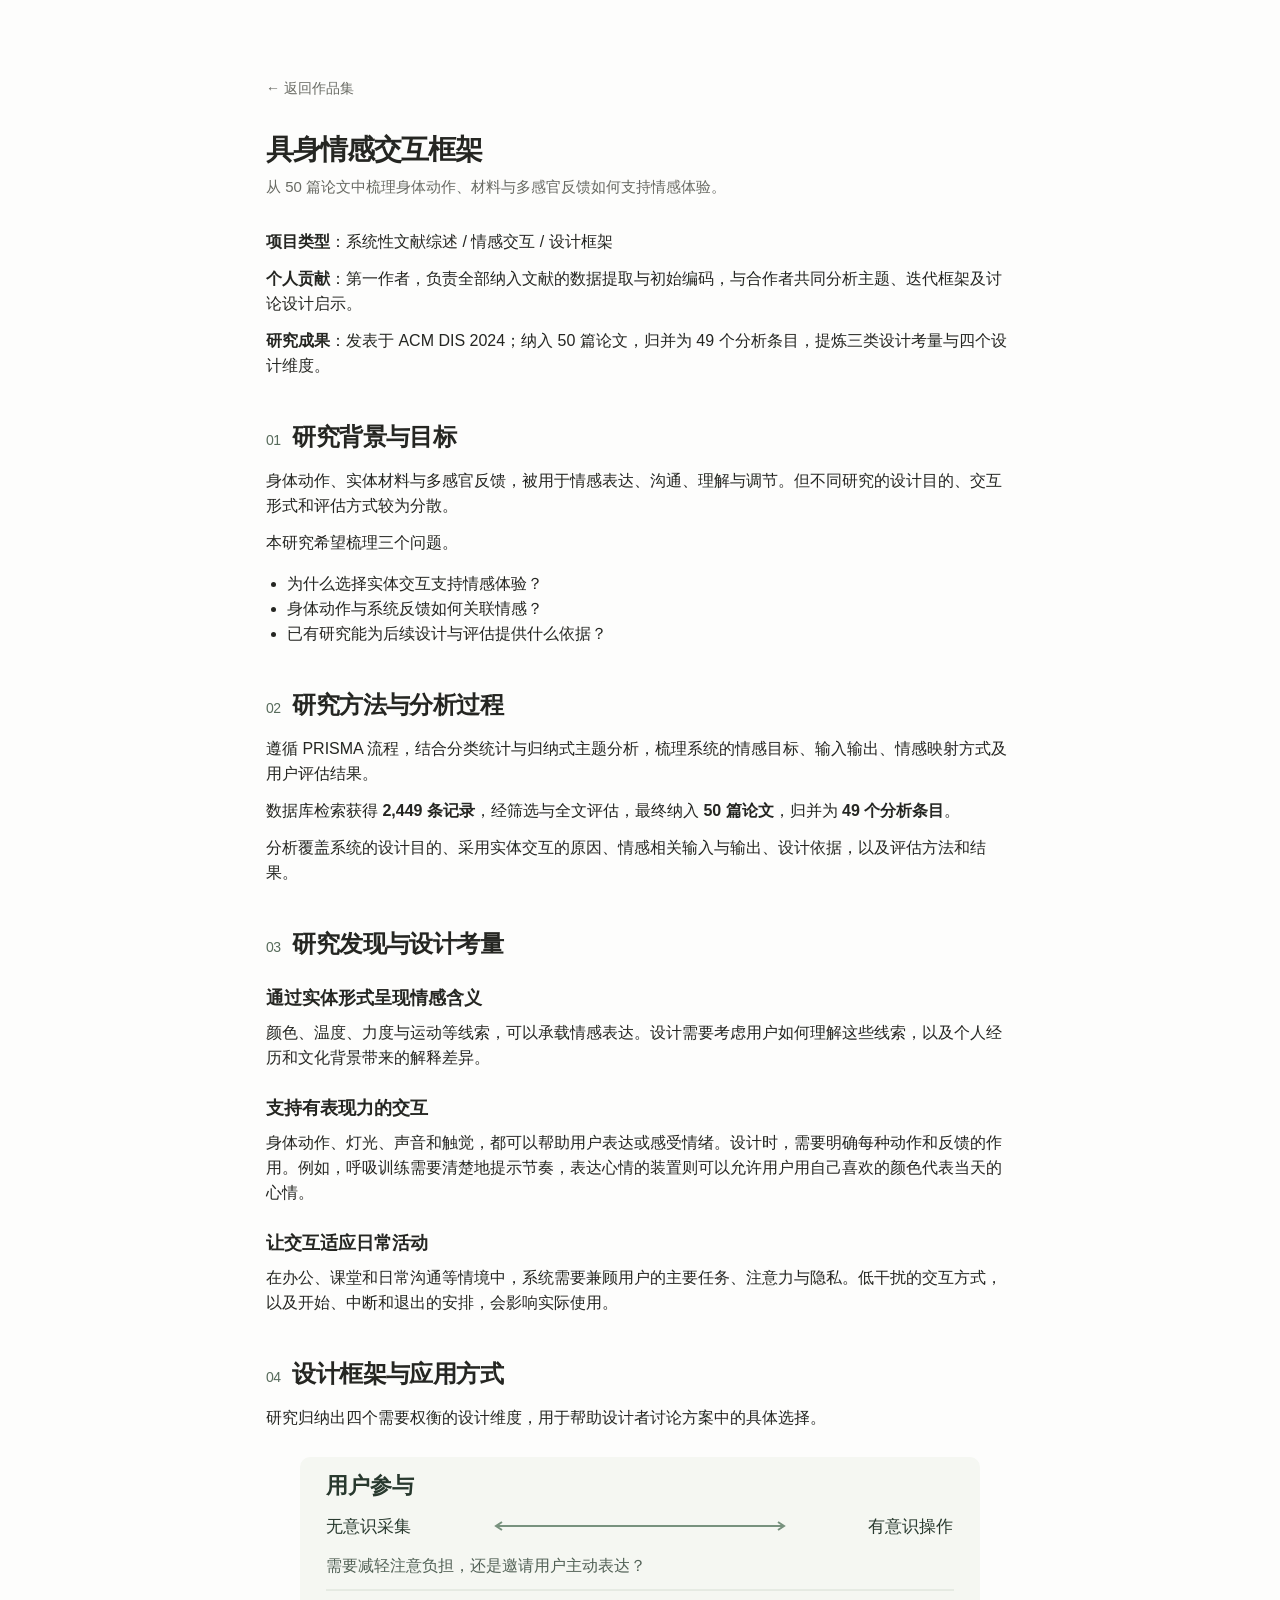
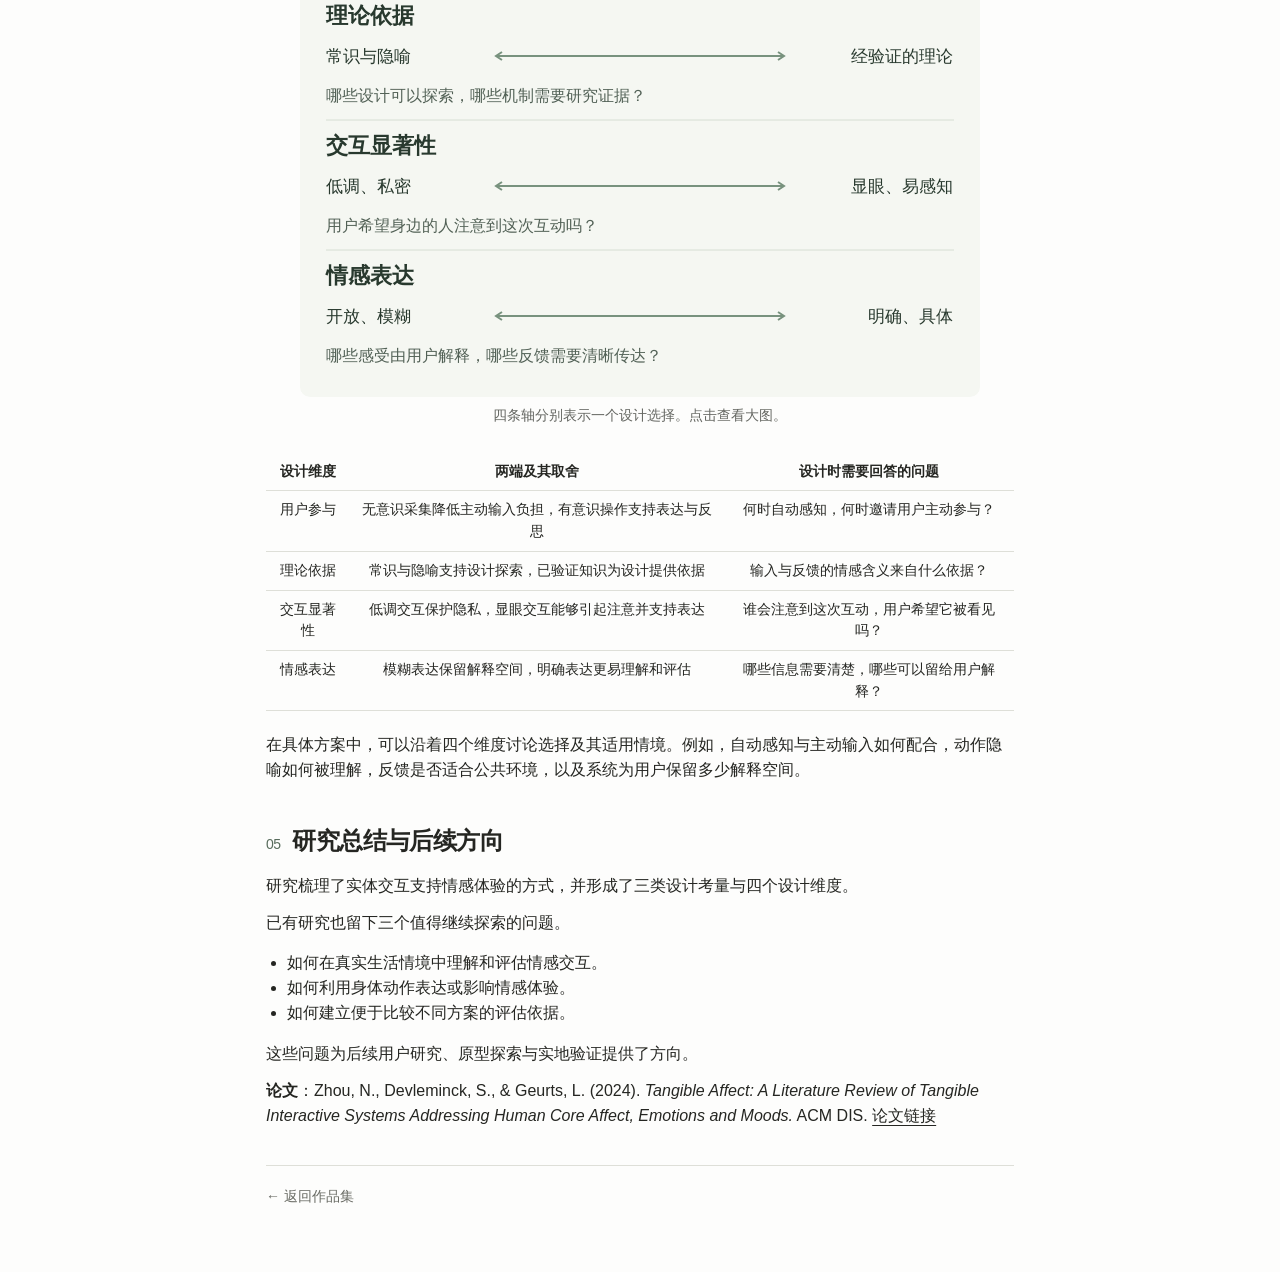
<file: framework.html>
<!doctype html><html lang="zh-CN"><head><meta charset="utf-8"><meta name="viewport" content="width=device-width,initial-scale=1"><title>具身情感交互框架 · 周念梅</title><link rel="stylesheet" href="style.css?v=0dcc6b1758"><script src="assets/motion.js?v=c605b5cb9c" defer></script></head><body><article id="framework"><a class="back" href="index.html">← 返回作品集</a><header><h1>具身情感交互框架</h1><p class="role">从 50 篇论文中梳理身体动作、材料与多感官反馈如何支持情感体验。</p></header><p><strong>项目类型</strong>：系统性文献综述 / 情感交互 / 设计框架</p>
<p><strong>个人贡献</strong>：第一作者，负责全部纳入文献的数据提取与初始编码，与合作者共同分析主题、迭代框架及讨论设计启示。</p>
<p><strong>研究成果</strong>：发表于 ACM DIS 2024；纳入 50 篇论文，归并为 49 个分析条目，提炼三类设计考量与四个设计维度。</p>

<h2 id="overview"><span class="section-num" aria-hidden="true">01</span>研究背景与目标</h2>
<p>身体动作、实体材料与多感官反馈，被用于情感表达、沟通、理解与调节。但不同研究的设计目的、交互形式和评估方式较为分散。</p>
<p>本研究希望梳理三个问题。</p>
<ul><li>为什么选择实体交互支持情感体验？</li><li>身体动作与系统反馈如何关联情感？</li><li>已有研究能为后续设计与评估提供什么依据？</li></ul>
<h2 id="research"><span class="section-num" aria-hidden="true">02</span>研究方法与分析过程</h2>
<p>遵循 PRISMA 流程，结合分类统计与归纳式主题分析，梳理系统的情感目标、输入输出、情感映射方式及用户评估结果。</p>
<p>数据库检索获得 <strong>2,449 条记录</strong>，经筛选与全文评估，最终纳入 <strong>50 篇论文</strong>，归并为 <strong>49 个分析条目</strong>。</p>
<p>分析覆盖系统的设计目的、采用实体交互的原因、情感相关输入与输出、设计依据，以及评估方法和结果。</p>
<h2 id="findings"><span class="section-num" aria-hidden="true">03</span>研究发现与设计考量</h2>
<h3>通过实体形式呈现情感含义</h3>
<p>颜色、温度、力度与运动等线索，可以承载情感表达。设计需要考虑用户如何理解这些线索，以及个人经历和文化背景带来的解释差异。</p>
<h3>支持有表现力的交互</h3>
<p>身体动作、灯光、声音和触觉，都可以帮助用户表达或感受情绪。设计时，需要明确每种动作和反馈的作用。例如，呼吸训练需要清楚地提示节奏，表达心情的装置则可以允许用户用自己喜欢的颜色代表当天的心情。</p>
<h3>让交互适应日常活动</h3>
<p>在办公、课堂和日常沟通等情境中，系统需要兼顾用户的主要任务、注意力与隐私。低干扰的交互方式，以及开始、中断和退出的安排，会影响实际使用。</p>
<h2 id="dimensions"><span class="section-num" aria-hidden="true">04</span>设计框架与应用方式</h2>
<p>研究归纳出四个需要权衡的设计维度，用于帮助设计者讨论方案中的具体选择。</p>
<figure><a href="assets/affect-dimensions.svg"><img src="assets/affect-dimensions.svg" width="680" height="540" alt="四组设计取舍：参与从无意识采集到有意识操作，依据从常识与隐喻到经验证的理论，交互从低调到显眼，情感表达从开放到明确。"></a><figcaption>四条轴分别表示一个设计选择。点击查看大图。</figcaption></figure>
<div class="table-scroll"><table><thead><tr><th>设计维度</th><th>两端及其取舍</th><th>设计时需要回答的问题</th></tr></thead><tbody><tr><td>用户参与</td><td>无意识采集降低主动输入负担，有意识操作支持表达与反思</td><td>何时自动感知，何时邀请用户主动参与？</td></tr><tr><td>理论依据</td><td>常识与隐喻支持设计探索，已验证知识为设计提供依据</td><td>输入与反馈的情感含义来自什么依据？</td></tr><tr><td>交互显著性</td><td>低调交互保护隐私，显眼交互能够引起注意并支持表达</td><td>谁会注意到这次互动，用户希望它被看见吗？</td></tr><tr><td>情感表达</td><td>模糊表达保留解释空间，明确表达更易理解和评估</td><td>哪些信息需要清楚，哪些可以留给用户解释？</td></tr></tbody></table></div>
<p>在具体方案中，可以沿着四个维度讨论选择及其适用情境。例如，自动感知与主动输入如何配合，动作隐喻如何被理解，反馈是否适合公共环境，以及系统为用户保留多少解释空间。</p>
<h2 id="reflection"><span class="section-num" aria-hidden="true">05</span>研究总结与后续方向</h2>
<p>研究梳理了实体交互支持情感体验的方式，并形成了三类设计考量与四个设计维度。</p>
<p>已有研究也留下三个值得继续探索的问题。</p>
<ul><li>如何在真实生活情境中理解和评估情感交互。</li><li>如何利用身体动作表达或影响情感体验。</li><li>如何建立便于比较不同方案的评估依据。</li></ul>
<p>这些问题为后续用户研究、原型探索与实地验证提供了方向。</p>
<p><strong>论文</strong>：Zhou, N., Devleminck, S., &amp; Geurts, L. (2024). <em>Tangible Affect: A Literature Review of Tangible Interactive Systems Addressing Human Core Affect, Emotions and Moods.</em> ACM DIS. <a href="https://doi.org/10.1145/3643834.3661608">论文链接</a></p>
<a class="back end" href="index.html">← 返回作品集</a></article></body></html>
</file>
<file: style.css>
*{box-sizing:border-box}html{color-scheme:light}body{margin:0;background:#fdfdfc;color:#252622;font:16px/1.56 -apple-system,BlinkMacSystemFont,"PingFang SC","Microsoft YaHei",sans-serif;-webkit-font-smoothing:antialiased}main,article{max-width:670px;margin:0 auto;padding:76px 26px 64px}header{margin-bottom:46px}h1,h2,h3,p{margin:0}h1{font-size:28px;line-height:1.25;letter-spacing:-.035em;font-weight:650}h1 span{font-size:19px;font-weight:430;color:#72746d;margin-left:8px}h2{font-size:18px;letter-spacing:-.025em;margin-bottom:14px}section+section{margin-top:38px}p{margin:0 0 12px}p.role,small,footer,.back{color:#686a63}.role{margin:8px 0 0;font-size:15px}a{color:inherit;text-underline-offset:4px}a:focus-visible{outline:2px solid #456f57;outline-offset:3px}.project{display:flex;align-items:center;justify-content:space-between;gap:18px;text-decoration:none;border-bottom:1px solid #e7e7e2;padding:13px 4px 14px 0}.project:first-of-type{padding-top:3px}.project strong{font-weight:600;font-size:16px}.project small{display:block;margin-top:2px;font-size:14px;line-height:1.55}.project b{font-weight:400;color:#797c72}.project:hover strong,.back:hover{text-decoration:underline}.project:hover b{color:#243f29}footer{margin-top:33px;display:flex;gap:20px;font-size:14px}article{display:none;max-width:800px}article:target{display:block}article:target~main{display:none}.back{display:inline-block;margin-bottom:32px;font-size:14px;text-decoration:none}article header{margin-bottom:32px}article h2{font-size:22px;margin:40px 0 16px}article p,li{overflow-wrap:anywhere}article figure{margin:22px 0}article img{display:block;width:auto;height:auto;max-width:100%;max-height:520px;margin:auto}article table{display:block;overflow:auto;border-collapse:collapse;margin:19px 0;font-size:14px}td,th{text-align:left;border-bottom:1px solid #dedfd8;padding:8px;vertical-align:top}article .end{margin:36px 0 0;border-top:1px solid #dedfd8;padding-top:20px;display:block}ul{padding-left:21px}@media(max-width:600px){main,article{padding:42px 22px}header{margin-bottom:32px}h1{font-size:26px}.project{padding:14px 0}}
article{display:block}.table-scroll{max-width:100%;overflow-x:auto;margin:22px auto}article table{display:table;width:auto;margin:0 auto;overflow:visible}article td,article th{text-align:center;line-height:1.55}article table col{width:auto!important}article figure{margin:26px auto}article figure img{display:block;max-height:none;height:auto;width:auto;max-width:100%;margin:auto}figure a{display:block}video{display:block;width:100%;aspect-ratio:16/9;background:#181917}figcaption{margin:8px 0;color:#656762;font-size:14px;text-align:center}blockquote{margin:9px 0 10px;border-left:2px solid #afb9ac;padding:2px 0 2px 16px}blockquote p{margin:0}h3{margin:23px 0 8px;font-size:16px}
#bloom figure.concept{max-width:280px}#bloom figure.ratings{max-width:350px}
.deployment{max-width:640px}.deployment>div,.case-gallery{display:grid;grid-auto-columns:minmax(0,1fr);grid-auto-flow:column;gap:8px}.deployment img{width:100%;aspect-ratio:4/3;object-fit:cover}
.research-flow{display:flex;align-items:stretch;list-style:none;gap:24px;margin:24px 0;padding:0}.research-flow li{position:relative;flex:1;display:grid;place-items:center;padding:10px 5px;border:1px solid #cdd4cc;border-radius:4px;background:#f7f8f5;text-align:center;font-size:14px}.research-flow li+li:before{content:"→";position:absolute;right:100%;width:24px;color:#657365}
.case-nav{display:flex;flex-wrap:wrap;gap:8px 20px;border-block:1px solid #dedfd8;padding:12px 0;margin:25px 0;font-size:14px}.case-nav a{text-decoration:none}.case-nav a:hover{text-decoration:underline}#court h2{font-size:25px;border-top:1px solid #dedfd8;padding-top:25px;margin-top:44px}#court h3{font-size:19px;margin:28px 0 12px}.case-gallery figure{margin:8px 0 18px}.case-gallery figcaption{font-size:13px}.architecture{max-width:580px}article .architecture img{width:100%}
@media(max-width:550px){.research-flow{flex-direction:column;align-items:center;gap:22px}.research-flow li{width:80%}.research-flow li+li:before{content:"↓";right:auto;top:-22px;height:22px}.case-gallery{grid-auto-flow:row}.deployment>div{gap:4px}}

article h2,#court h2{display:flex;align-items:baseline;gap:12px;font-size:24px;font-weight:650;line-height:1.35;margin:42px 0 16px;padding:0;border:0}
article .section-num{font-size:14px;font-weight:500;color:#576b5b;font-variant-numeric:tabular-nums}
article h3,#court h3{font-size:18px;font-weight:600;line-height:1.45;margin:24px 0 10px}
.case-nav{border:0;padding:0;margin:25px 0}
.language-comparison .case-gallery figure{margin-bottom:0}
.ai-map{position:relative;display:grid;grid-template-columns:repeat(3,minmax(0,1fr));gap:30px 12px;align-items:center;padding:24px 21px 10px;isolation:isolate}
.ai-map svg{position:absolute;inset:0;width:100%;height:100%;z-index:-1}
.ai-node{background:#f3f6f0;border:1px solid #b5c2b4;border-radius:6px;text-align:center;padding:9px 5px;overflow-wrap:anywhere;font-size:15px}
.ai-node small{display:block;font-size:12px}.profile-head{display:flex;align-items:center;justify-content:space-between;gap:16px}.profile-avatar{display:block;flex:none;width:104px;height:104px;overflow:visible}.profile-avatar img{display:block;width:100%;height:100%;object-fit:contain}
@media(max-width:540px){.ai-map{gap:25px 6px;padding-inline:13px}.ai-node{font-size:13px}.profile-avatar{width:78px;height:78px}.section-num{flex:none}}

/* Restrained movement for navigation and reading. */
html {
  scroll-padding-top: 24px;
}
.project,
.project b,
.back,
.case-nav a {
  transition: color 180ms ease, background-color 180ms ease,
              transform 240ms cubic-bezier(0.22, 1, 0.36, 1);
}
@media (hover: hover) and (pointer: fine) {
  .project:hover {
    background-color: #f5f6f2;
    transform: translateX(3px);
  }
  .project:hover b {
    transform: translateX(3px);
  }
  .back:hover {
    transform: translateX(-3px);
  }
}
.project:focus-visible b {
  transform: translateX(3px);
}
.case-nav a {
  padding-block: 3px;
}
article h2[id] {
  scroll-margin-top: 24px;
}
@media (prefers-reduced-motion: no-preference) {
  html {
    scroll-behavior: smooth;
  }
}
@media (prefers-reduced-motion: reduce) {
  .project,
  .project b,
  .back,
  .case-nav a {
    transition: none;
    transform: none !important;
  }
}
</file>
